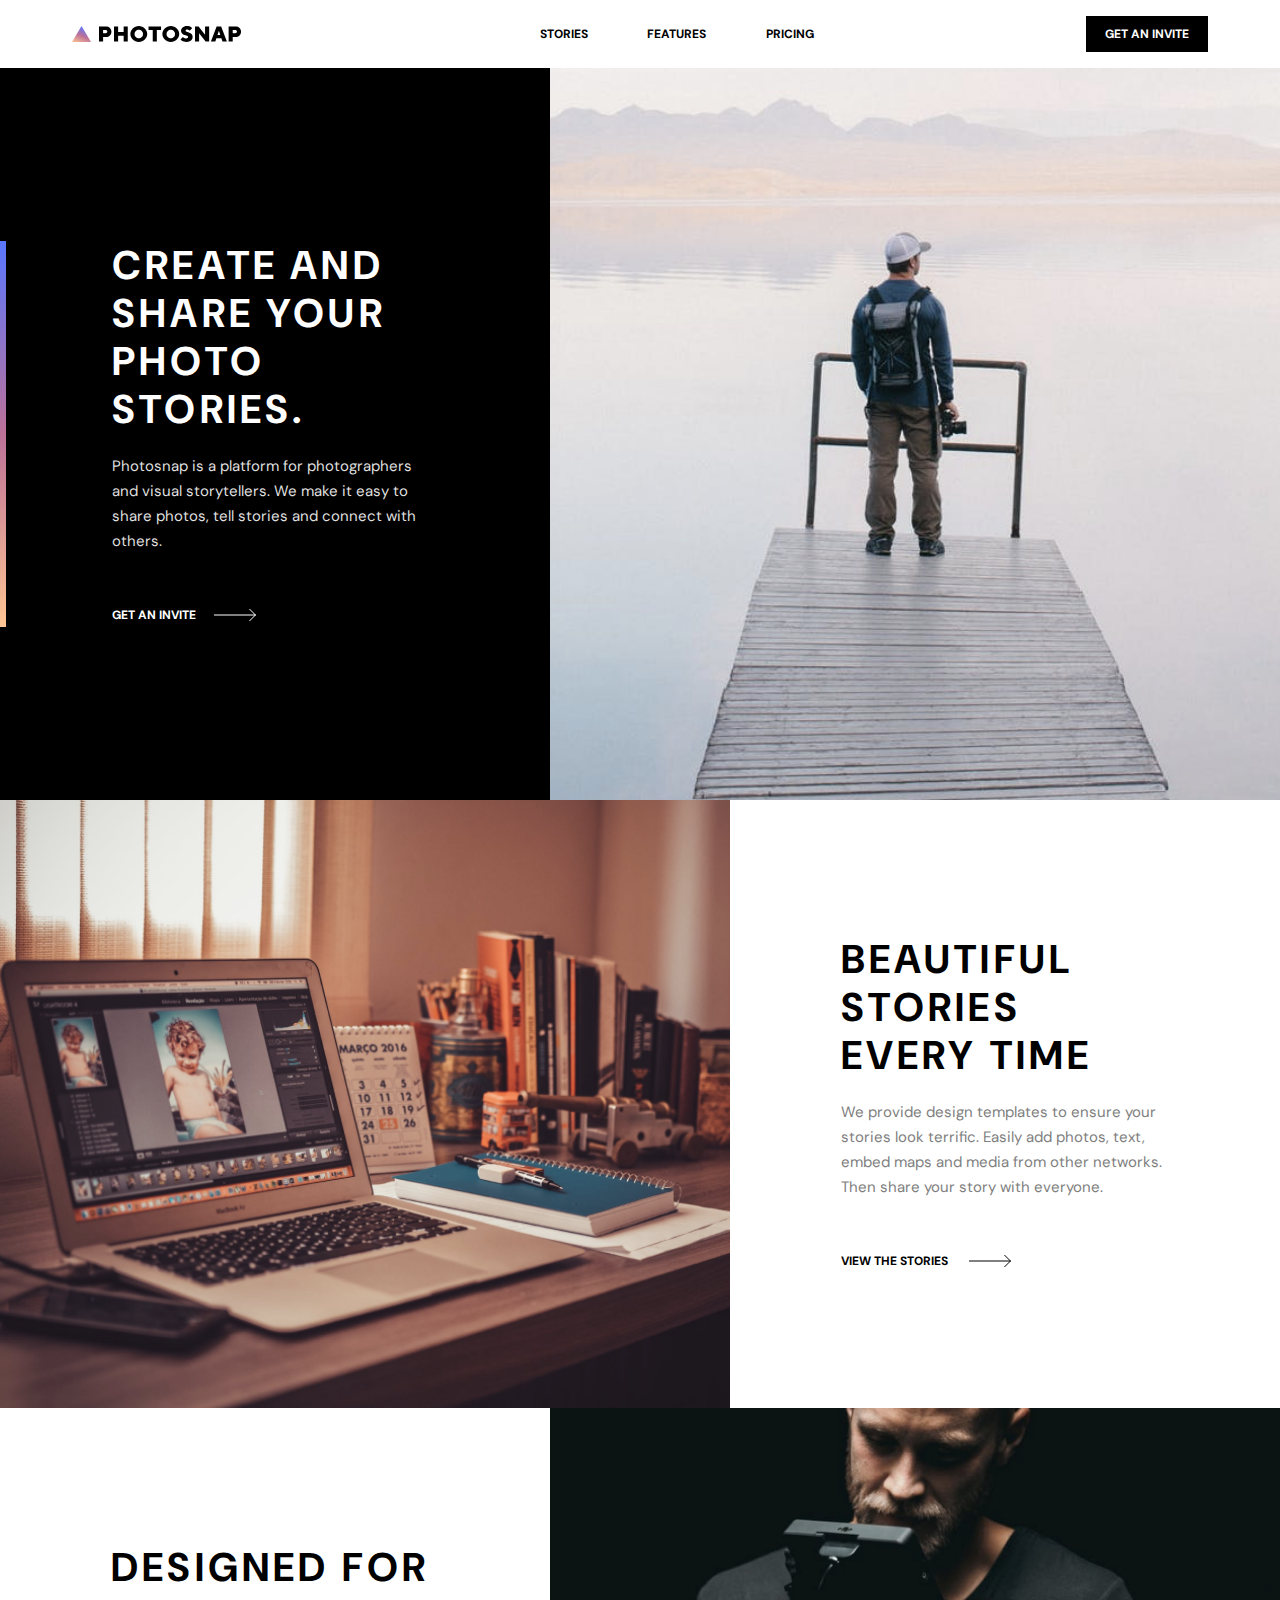
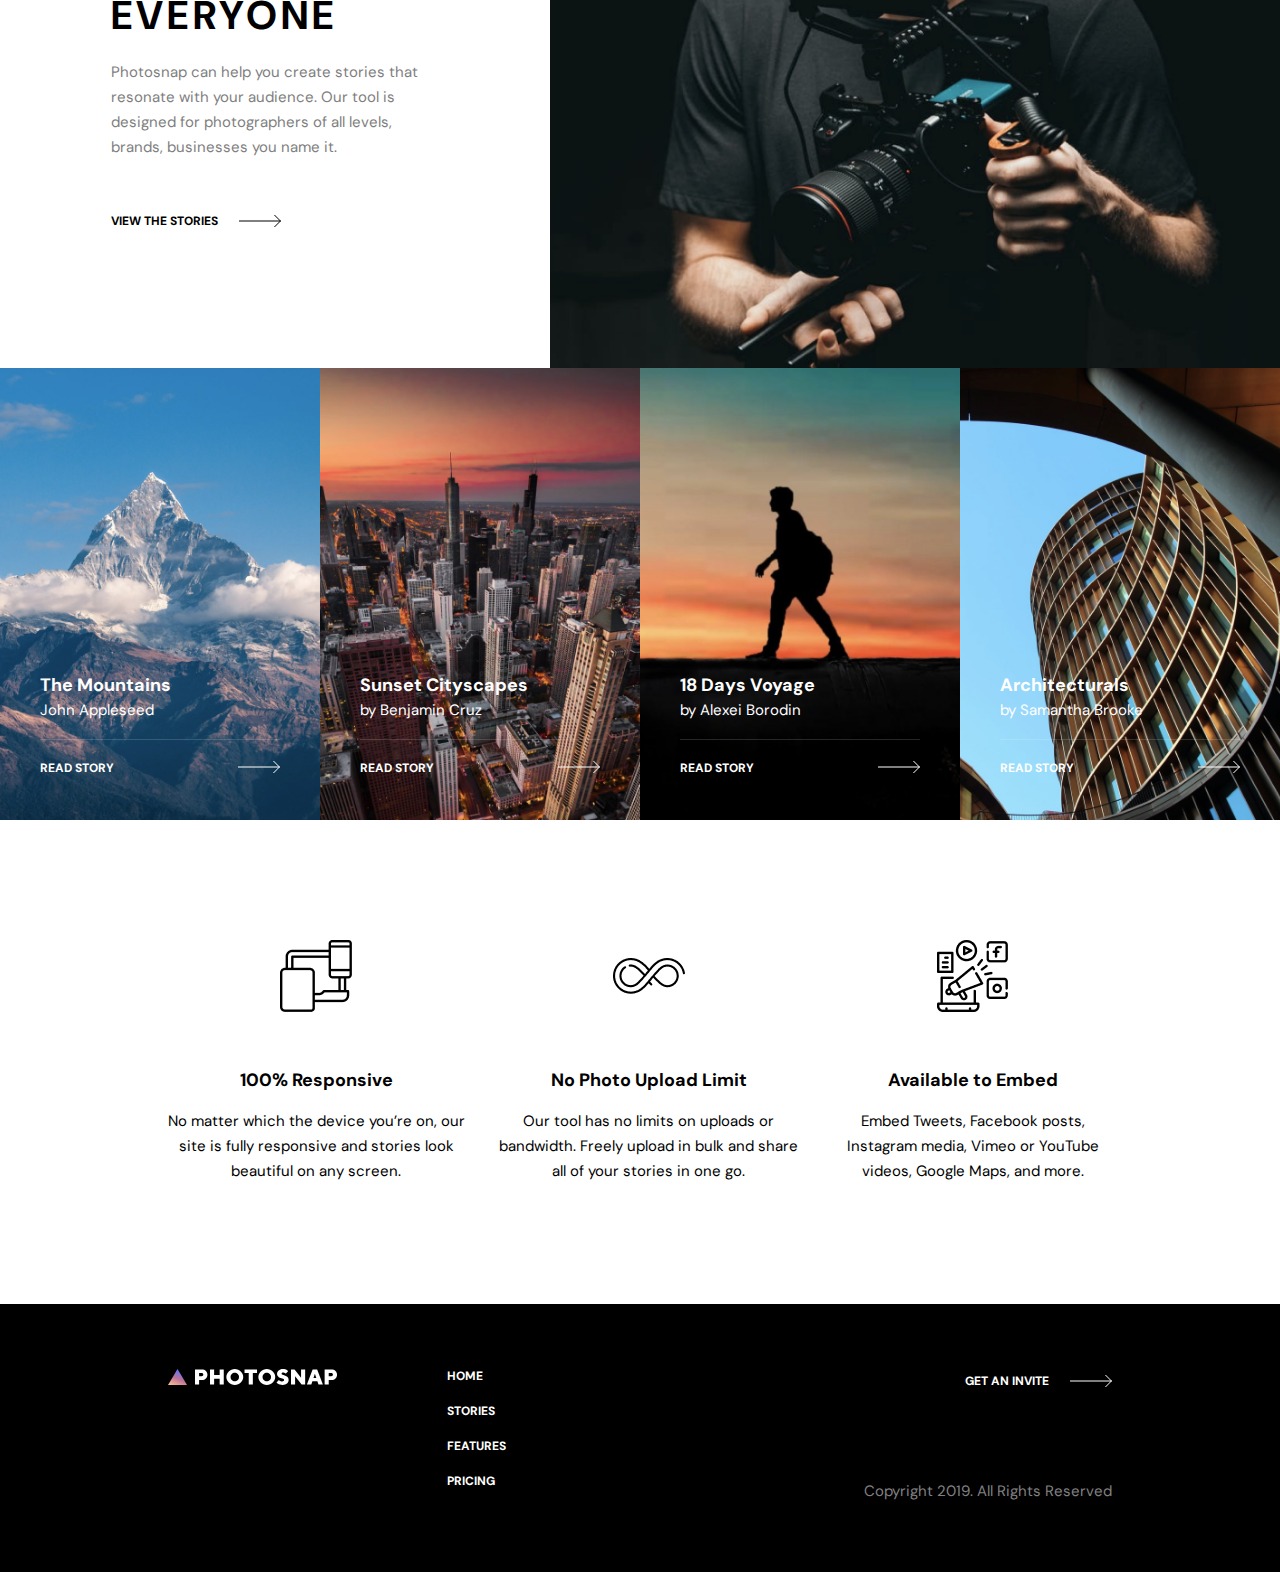
<file: index.html>
<!DOCTYPE html>
<html lang="en">
  <head>
    <meta charset="UTF-8" />
    <meta name="viewport" content="width=device-width, initial-scale=1.0" />
    <meta name="robots" content="index, follow" />
    <link rel="canonical" href="/index.html" />
    <link rel="preconnect" href="https://fonts.googleapis.com" />
    <link rel="preconnect" href="https://fonts.gstatic.com" crossorigin />
    <link
      href="https://fonts.googleapis.com/css2?family=DM+Sans:opsz,wght@9..40,400;9..40,700&display=swap"
      rel="stylesheet"
    />
    <link rel="icon" href="/assets/favicon.svg" type="image/svg+xml" />
    <link
      rel="stylesheet"
      href="https://cdnjs.cloudflare.com/ajax/libs/font-awesome/6.4.2/css/all.min.css"
      integrity="sha512-z3gLpd7yknf1YoNbCzqRKc4qyor8gaKU1qmn+CShxbuBusANI9QpRohGBreCFkKxLhei6S9CQXFEbbKuqLg0DA=="
      crossorigin="anonymous"
      referrerpolicy="no-referrer"
    />
    <link rel="stylesheet" href="/global-styles.css" />
    <link rel="stylesheet" href="/styles.css" />
    <script src="/script.js" defer></script>
    <script src="/app.js" defer></script>
    <title>Photosnap project</title>
  </head>
  <body>
    <div id="bg-mobile" class="mobile-bg"></div>
    <!-- mobile nav -->
    <aside id="aside-bg">
      <div class="nav-bar-wrap">
        <div class="mobile-nav">
          <div id="photosnap-logo">
            <a href="/index.html"
              ><img
                src="/assets/logo-photosnap-black.svg"
                alt="Photosnap logo image"
              />
            </a>
          </div>
          <div class="mobile-nav-btn">
            <img
              src="/assets/menu-button.svg"
              alt="Menu button"
              class="menu-btn"
            /><img
              src="/assets/escape-button.svg"
              alt="Close menu button"
              class="close-btn close-img"
            />
          </div>
        </div>
        <div id="mobile-bar" class="close-btn">
          <ul class="mobile-ul">
            <li><a href="/stories-page.html">Stories</a></li>
            <li><a href="/features-page.html">Features</a></li>
            <li><a href="/pricing-page.html">Pricing</a></li>
          </ul>
          <button class="mobile-btn">Get an invite</button>
        </div>
      </div>
    </aside>
    <!-- header -->
    <header class="nav-bar">
      <div id="photosnap-logo">
        <a href="/index.html"
          ><img
            src="/assets/logo-photosnap-black.svg"
            alt="Photosnap logo image"
          />
        </a>
      </div>
      <nav>
        <ul>
          <li><a href="/stories-page.html">Stories</a></li>
          <li><a href="/features-page.html">Features</a></li>
          <li><a href="/pricing-page.html">Pricing</a></li>
        </ul>
      </nav>
      <div class="nav-btn">
        <button>Get an invite</button>
      </div>
    </header>
    <main>
      <section class="first-section">
        <div class="bg-color">
          <div class="black-background">
            <h1>Create and share your photo stories.</h1>
            <p>
              Photosnap is a platform for photographers and visual storytellers.
              We make it easy to share photos, tell stories and connect with
              others.
            </p>
            <button>
              Get an invite<img
                src="/assets/btn-arrow-white.svg"
                alt="Button arrow"
                class="arrows"
              />
            </button>
          </div>
        </div>
        <div class="bg-images">
          <img
            src="/assets/photo-of-protographer-on-deck.png"
            alt="Photograph standing on deck"
          />
        </div>
      </section>
      <section class="hero-section">
        <div class="bg-images">
          <img
            src="/assets/photo-of-working-desk.png"
            alt="Working desk image"
          />
        </div>
        <div class="hero-bg">
          <div class="white-bg-hero">
            <h2>Beautiful stories every time</h2>
            <p>
              We provide design templates to ensure your stories look terrific.
              Easily add photos, text, embed maps and media from other networks.
              Then share your story with everyone.
            </p>
            <button>
              View the stories
              <img
                src="/assets/btn-arrow-black.svg"
                alt="Button arrow"
                class="arrows"
              />
            </button>
          </div>
        </div>
      </section>
      <section class="hero-section">
        <div class="hero-bg">
          <div class="white-bg-hero">
            <h2>Designed for everyone</h2>
            <p>
              Photosnap can help you create stories that resonate with your
              audience. Our tool is designed for photographers of all levels,
              brands, businesses you name it.
            </p>
            <button>
              View the stories
              <img
                src="/assets/btn-arrow-black.svg"
                alt="Button arrow"
                class="arrows"
              />
            </button>
          </div>
        </div>
        <div class="bg-images">
          <img
            src="/assets/photo-of-photographer.png"
            alt="Photograph using his apparatus"
          />
        </div>
      </section>
      <section>
        <article>
          <ul class="hero-slider">
            <li>
              <a href="#">
                <img
                  src="/assets/mountain-photo.png"
                  alt="Mountain photography"
                />
                <div class="story-author">
                  <h3>The Mountains</h3>
                  <p>John Appleseed</p>
                  <button>
                    Read story
                    <img
                      src="/assets/btn-arrow-white.svg"
                      alt="Button arrow"
                      class="arrows"
                    />
                  </button>
                </div>
              </a>
            </li>
            <li>
              <a href="#">
                <img src="/assets/city-photo.png" alt="Photography of city" />
                <div class="story-author">
                  <h3>Sunset Cityscapes</h3>
                  <p>by Benjamin Cruz</p>
                  <button>
                    Read story
                    <img
                      src="/assets/btn-arrow-white.svg"
                      alt="Button arrow"
                      class="arrows"
                    />
                  </button>
                </div>
              </a>
            </li>
            <li>
              <a href="#">
                <img
                  src="/assets/man-walking-photo.png"
                  alt="Photo of man who is walking on trail"
                />
                <div class="story-author">
                  <h3>18 Days Voyage</h3>
                  <p>by Alexei Borodin</p>
                  <button>
                    Read story
                    <img
                      src="/assets/btn-arrow-white.svg"
                      alt="Button arrow"
                      class="arrows"
                    />
                  </button>
                </div>
              </a>
            </li>
            <li>
              <a href="#">
                <img
                  src="/assets/photo-of-building.png"
                  alt="Photohraph of building by Samantha Brooke"
                />
                <div class="story-author">
                  <h3>Architecturals</h3>
                  <p>by Samantha Brooke</p>
                  <button>
                    Read story
                    <img
                      src="/assets/btn-arrow-white.svg"
                      alt="Button arrow"
                      class="arrows"
                    />
                  </button>
                </div>
              </a>
            </li>
          </ul>
        </article>
      </section>
      <section class="features-section">
        <div>
          <div class="feature-img">
            <img
              src="/assets/responsiveicon.png"
              alt="Icon representing responsivnes of websites."
            />
          </div>
          <h3>100% Responsive</h3>
          <p>
            No matter which the device you’re on, our site is fully responsive
            and stories look beautiful on any screen.
          </p>
        </div>
        <div>
          <div class="feature-img infinity">
            <img
              src="/assets/infinityicon.png"
              alt="Infinity icon representing no upload limits."
            />
          </div>
          <h3>No Photo Upload Limit</h3>
          <p>
            Our tool has no limits on uploads or bandwidth. Freely upload in
            bulk and share all of your stories in one go.
          </p>
        </div>
        <div>
          <div class="feature-img">
            <img
              src="/assets/advertisementicons.png"
              alt="Possibility to embed any media."
            />
          </div>
          <h3>Available to Embed</h3>
          <p>
            Embed Tweets, Facebook posts, Instagram media, Vimeo or YouTube
            videos, Google Maps, and more.
          </p>
        </div>
      </section>
    </main>
    <footer>
      <div class="footer-section">
        <div>
          <a href="#">
            <img
              src="/assets/logo-photosnap-white.svg"
              alt="Photosnap logo"
              class="footer-logo"
            />
          </a>
          <ul class="social-icons">
            <li>
              <a href="#"
                ><i class="fa-brands fa-square-facebook facebook"></i
              ></a>
            </li>
            <li>
              <a href="#"><i class="fa-brands fa-youtube youtube"></i></a>
            </li>
            <li>
              <a href="#"><i class="fa-brands fa-twitter twitter"></i></a>
            </li>
            <li>
              <a href="#"><i class="fa-brands fa-pinterest pinterest"></i></a>
            </li>
            <li>
              <a href="#"><i class="fa-brands fa-instagram instagram"></i></a>
            </li>
          </ul>
        </div>
        <ul class="footer-nav">
          <li>
            <a href="/index.html"><h4>Home</h4></a>
          </li>
          <li>
            <a href="/stories-page.html"><h4>Stories</h4></a>
          </li>
          <li>
            <a href="/features-page.html"><h4>Features</h4></a>
          </li>
          <li>
            <a href="pricing-page.html"><h4>Pricing</h4></a>
          </li>
        </ul>
      </div>
      <div>
        <button>
          Get an invite
          <img
            src="/assets/btn-arrow-white.svg"
            alt="Button arrow"
            class="arrows"
          />
        </button>
        <p>Copyright 2019. All Rights Reserved</p>
      </div>
    </footer>
  </body>
</html>
</file>
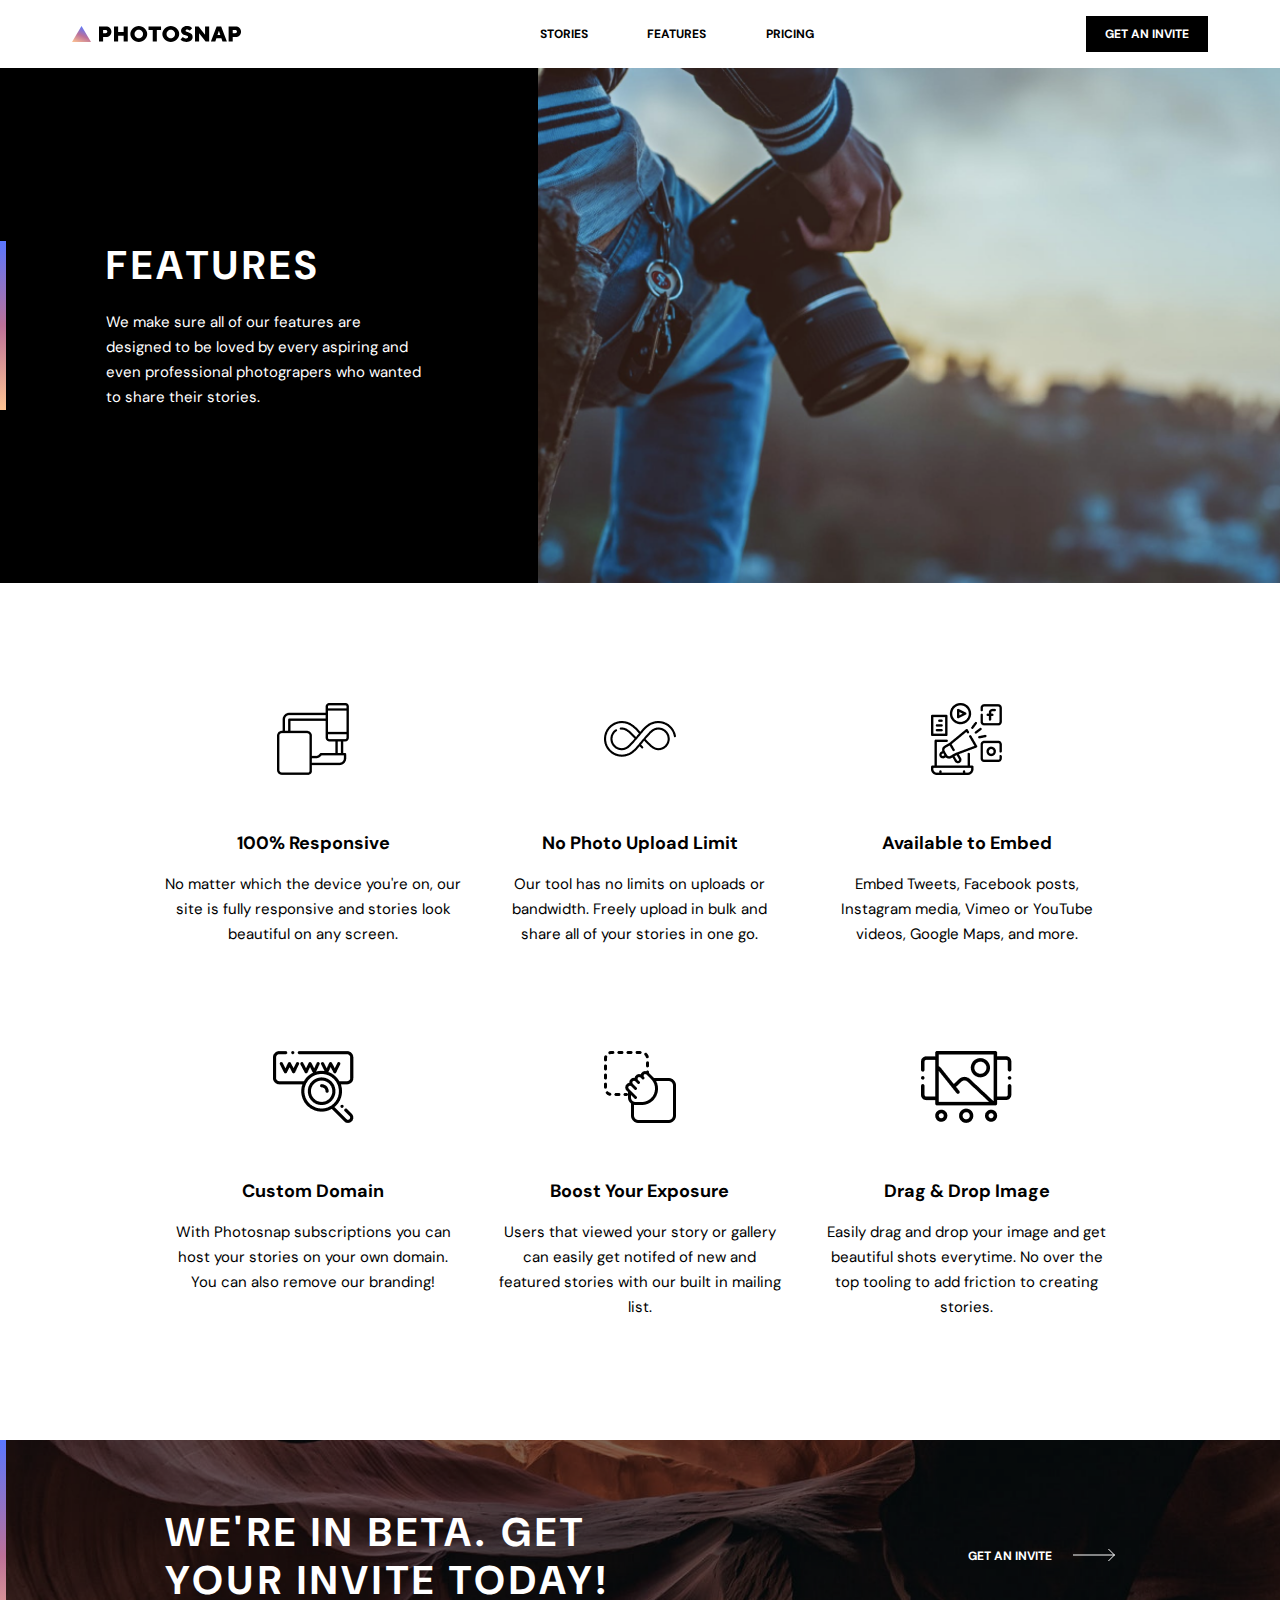
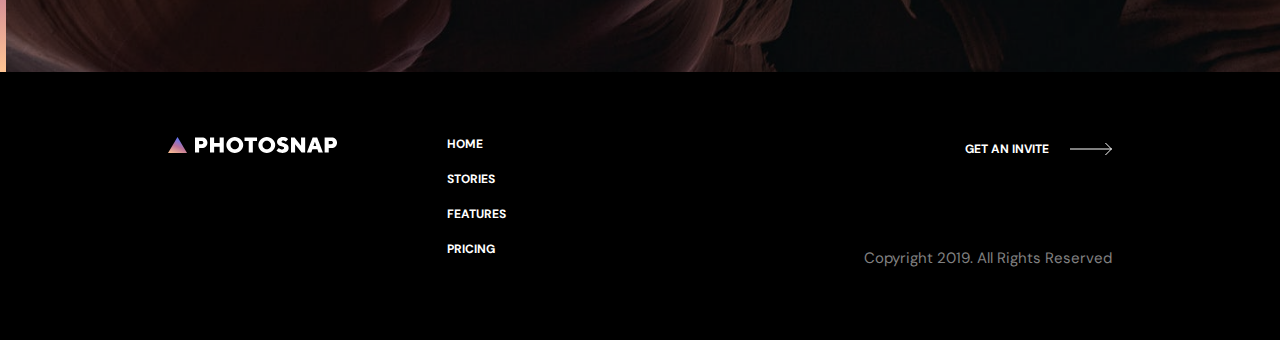
<file: features-page.html>
<!DOCTYPE html>
<html lang="en">
  <head>
    <meta charset="UTF-8" />
    <meta name="viewport" content="width=device-width, initial-scale=1.0" />
    <meta name="robots" content="index, follow" />
    <link rel="canonical" href="/features-page.html" />
    <link rel="preconnect" href="https://fonts.googleapis.com" />
    <link rel="preconnect" href="https://fonts.gstatic.com" crossorigin />
    <link
      href="https://fonts.googleapis.com/css2?family=DM+Sans:opsz,wght@9..40,400;9..40,700&display=swap"
      rel="stylesheet"
    />
    <link rel="icon" href="/assets/favicon.svg" type="image/svg+xml" />
    <link
      rel="stylesheet"
      href="https://cdnjs.cloudflare.com/ajax/libs/font-awesome/6.4.2/css/all.min.css"
      integrity="sha512-z3gLpd7yknf1YoNbCzqRKc4qyor8gaKU1qmn+CShxbuBusANI9QpRohGBreCFkKxLhei6S9CQXFEbbKuqLg0DA=="
      crossorigin="anonymous"
      referrerpolicy="no-referrer"
    />
    <link rel="stylesheet" href="/global-styles.css" />
    <link rel="stylesheet" href="/features.css" />
    <script src="/script.js" defer></script>
    <script src="/app.js" defer></script>
    <title>Features</title>
  </head>
  <body>
    <div id="bg-mobile" class="mobile-bg"></div>
    <!-- mobile nav -->
    <!-- mobile nav -->
    <aside id="aside-bg">
      <div class="nav-bar-wrap">
        <div class="mobile-nav">
          <div id="photosnap-logo">
            <a href="/index.html"
              ><img
                src="/assets/logo-photosnap-black.svg"
                alt="Photosnap logo image"
              />
            </a>
          </div>
          <div class="mobile-nav-btn">
            <img
              src="/assets/menu-button.svg"
              alt="Menu button"
              class="menu-btn"
            /><img
              src="/assets/escape-button.svg"
              alt="Close menu button"
              class="close-btn close-img"
            />
          </div>
        </div>
        <div id="mobile-bar" class="close-btn">
          <ul class="mobile-ul">
            <li><a href="/stories-page.html">Stories</a></li>
            <li><a href="/features-page.html">Features</a></li>
            <li><a href="/pricing-page.html">Pricing</a></li>
          </ul>
          <button class="mobile-btn">Get an invite</button>
        </div>
      </div>
    </aside>
    <!-- header -->
    <header class="nav-bar">
      <div id="photosnap-logo">
        <a href="/index.html"
          ><img
            src="/assets/logo-photosnap-black.svg"
            alt="Photosnap logo image"
          />
        </a>
      </div>
      <nav>
        <ul>
          <li><a href="/stories-page.html">Stories</a></li>
          <li><a href="/features-page.html">Features</a></li>
          <li><a href="/pricing-page.html">Pricing</a></li>
        </ul>
      </nav>
      <div class="nav-btn">
        <button>Get an invite</button>
      </div>
    </header>
    <main>
      <!-- background-section -->
      <section>
        <div class="wrapper-bg">
          <div class="features-bg-text">
            <div class="feat">
              <h1>Features</h1>
              <p>
                We make sure all of our features are designed to be loved by
                every aspiring and even professional photograpers who wanted to
                share their stories.
              </p>
            </div>
          </div>
          <div class="img-bg">
            <img
              src="/assets/features-page-background-image-of-photohrapher.png"
              alt="Image of photographer holding camera"
            />
          </div>
        </div>
      </section>
      <!-- features section -->
      <section class="features-section">
        <div>
          <div class="feature-img">
            <img
              src="/assets/responsiveicon.png"
              alt="Icon representing responsivnes of websites."
            />
          </div>
          <h3>100% Responsive</h3>
          <p>
            No matter which the device you're on, our site is fully responsive
            and stories look beautiful on any screen.
          </p>
        </div>
        <div>
          <div class="feature-img infinity">
            <img
              src="/assets/infinityicon.png"
              alt="Infinity icon representing no upload limits."
            />
          </div>
          <h3>No Photo Upload Limit</h3>
          <p>
            Our tool has no limits on uploads or bandwidth. Freely upload in
            bulk and share all of your stories in one go.
          </p>
        </div>
        <div>
          <div class="feature-img">
            <img
              src="/assets/advertisementicons.png"
              alt="Possibility to embed any media."
            />
          </div>
          <h3>Available to Embed</h3>
          <p>
            Embed Tweets, Facebook posts, Instagram media, Vimeo or YouTube
            videos, Google Maps, and more.
          </p>
        </div>
        <div>
          <div class="feature-img">
            <img
              src="/assets/custom-domain-icon.png"
              alt="Icon representing custom domain"
            />
          </div>
          <h3>Custom Domain</h3>
          <p>
            With Photosnap subscriptions you can host your stories on your own
            domain. You can also remove our branding!
          </p>
        </div>
        <div>
          <div class="feature-img">
            <img
              src="/assets/boost-exposure-icon.png"
              alt="Boost your exposure icon"
            />
          </div>
          <h3>Boost Your Exposure</h3>
          <p>
            Users that viewed your story or gallery can easily get notifed of
            new and featured stories with our built in mailing list.
          </p>
        </div>
        <div>
          <div class="feature-img">
            <img src="/assets/slider-icon.png" alt="Slider icon" />
          </div>
          <h3>Drag & Drop Image</h3>
          <p>
            Easily drag and drop your image and get beautiful shots everytime.
            No over the top tooling to add friction to creating stories.
          </p>
        </div>
      </section>
      <section class="prefooter">
        <div>
          <h1>We're in beta. Get your invite today!</h1>
        </div>
        <div class="btn-pref">
          <button>
            Get an invite
            <img
              src="/assets/btn-arrow-white.svg"
              alt="White arrow"
              class="arrows"
            />
          </button>
        </div>
      </section>
    </main>
    <footer>
      <div class="footer-section">
        <div>
          <a href="#">
            <img src=/assets/logo-photosnap-white.svg alt="Photosnap logo"
            class="footer-logo" />
          </a>
          <ul class="social-icons">
            <li>
              <a href="#"
                ><i class="fa-brands fa-square-facebook facebook"></i
              ></a>
            </li>
            <li>
              <a href="#"><i class="fa-brands fa-youtube youtube"></i></a>
            </li>
            <li>
              <a href="#"><i class="fa-brands fa-twitter twitter"></i></a>
            </li>
            <li>
              <a href="#"><i class="fa-brands fa-pinterest pinterest"></i></a>
            </li>
            <li>
              <a href="#"><i class="fa-brands fa-instagram instagram"></i></a>
            </li>
          </ul>
        </div>
        <ul class="footer-nav">
          <li>
            <a href="/index.html"><h4>Home</h4></a>
          </li>
          <li>
            <a href="/stories-page.html"><h4>Stories</h4></a>
          </li>
          <li>
            <a href="/features-page.html"><h4>Features</h4></a>
          </li>
          <li>
            <a href="/pricing-page.html"><h4>Pricing</h4></a>
          </li>
        </ul>
      </div>
      <div>
        <button>
          Get an invite
          <img
            src="/assets/btn-arrow-white.svg"
            alt="Button arrow"
            class="arrows"
          />
        </button>
        <p>Copyright 2019. All Rights Reserved</p>
      </div>
    </footer>
  </body>
</html>
</file>
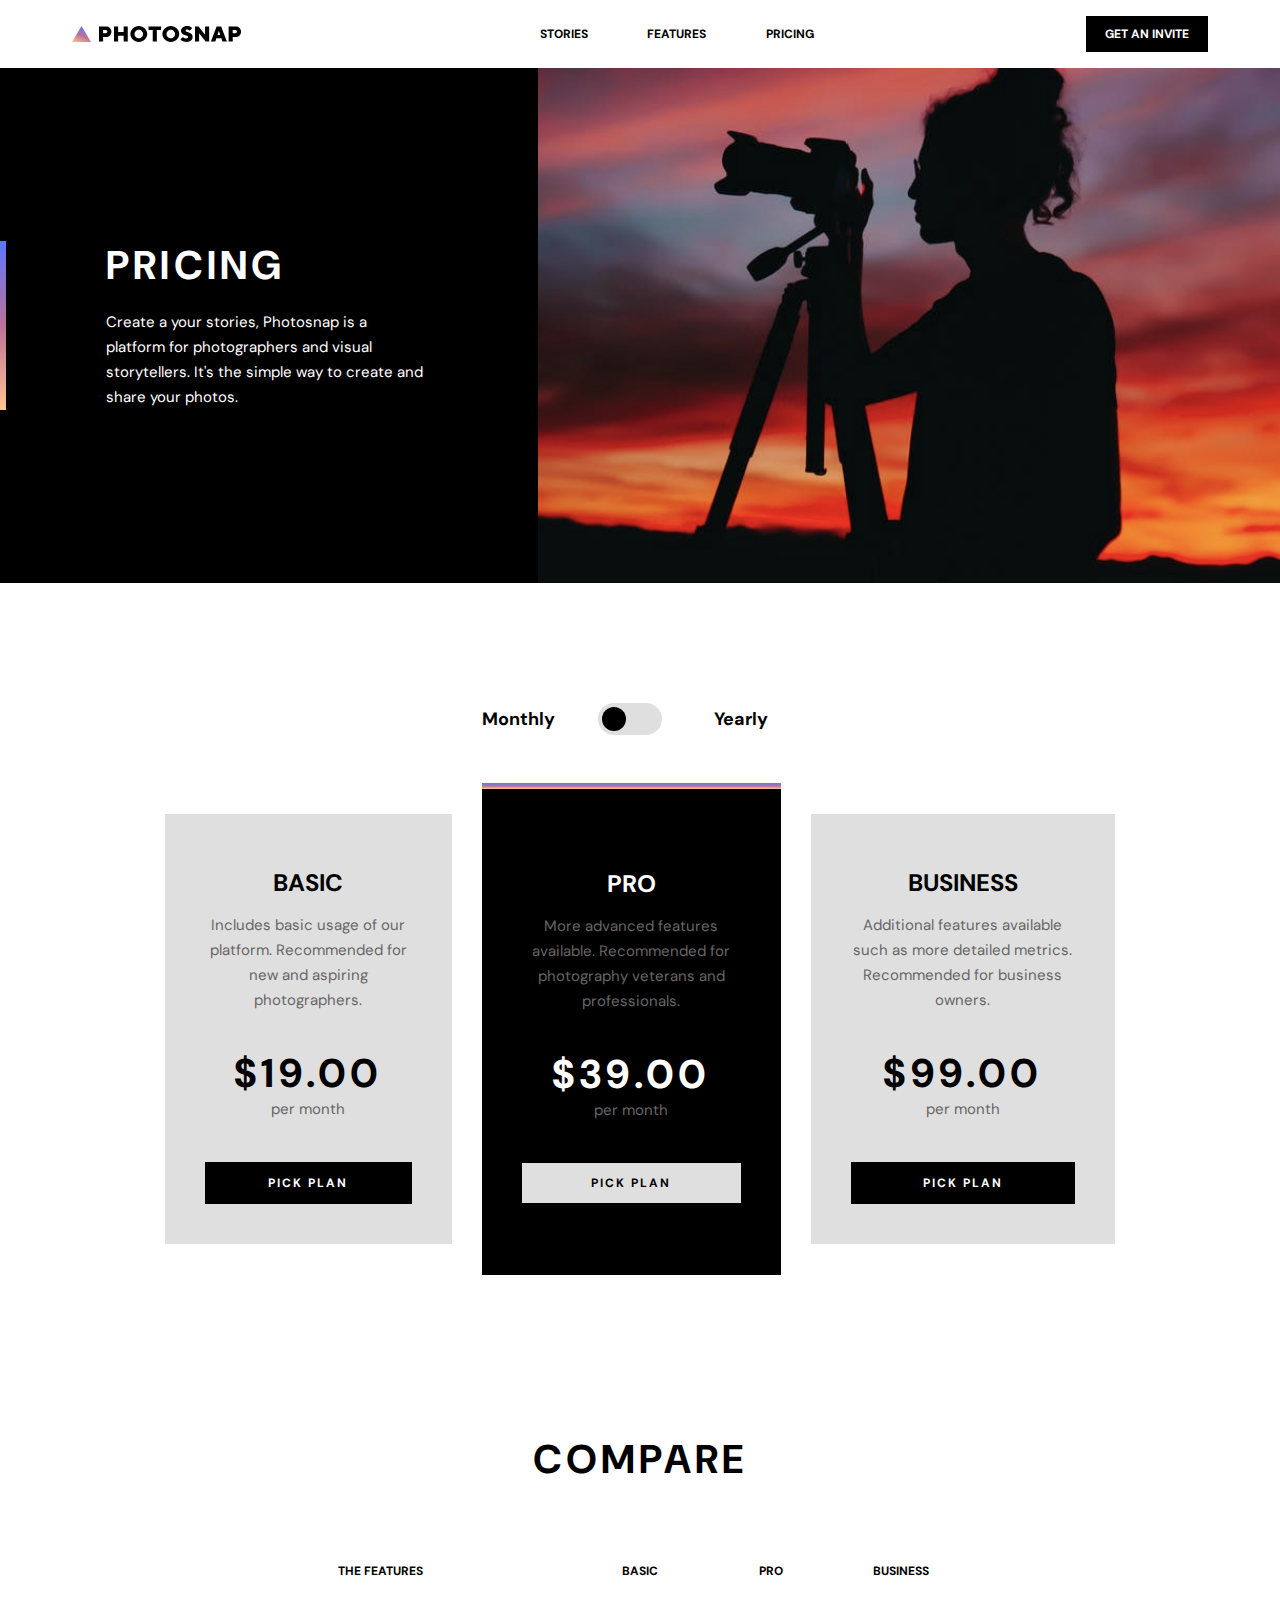
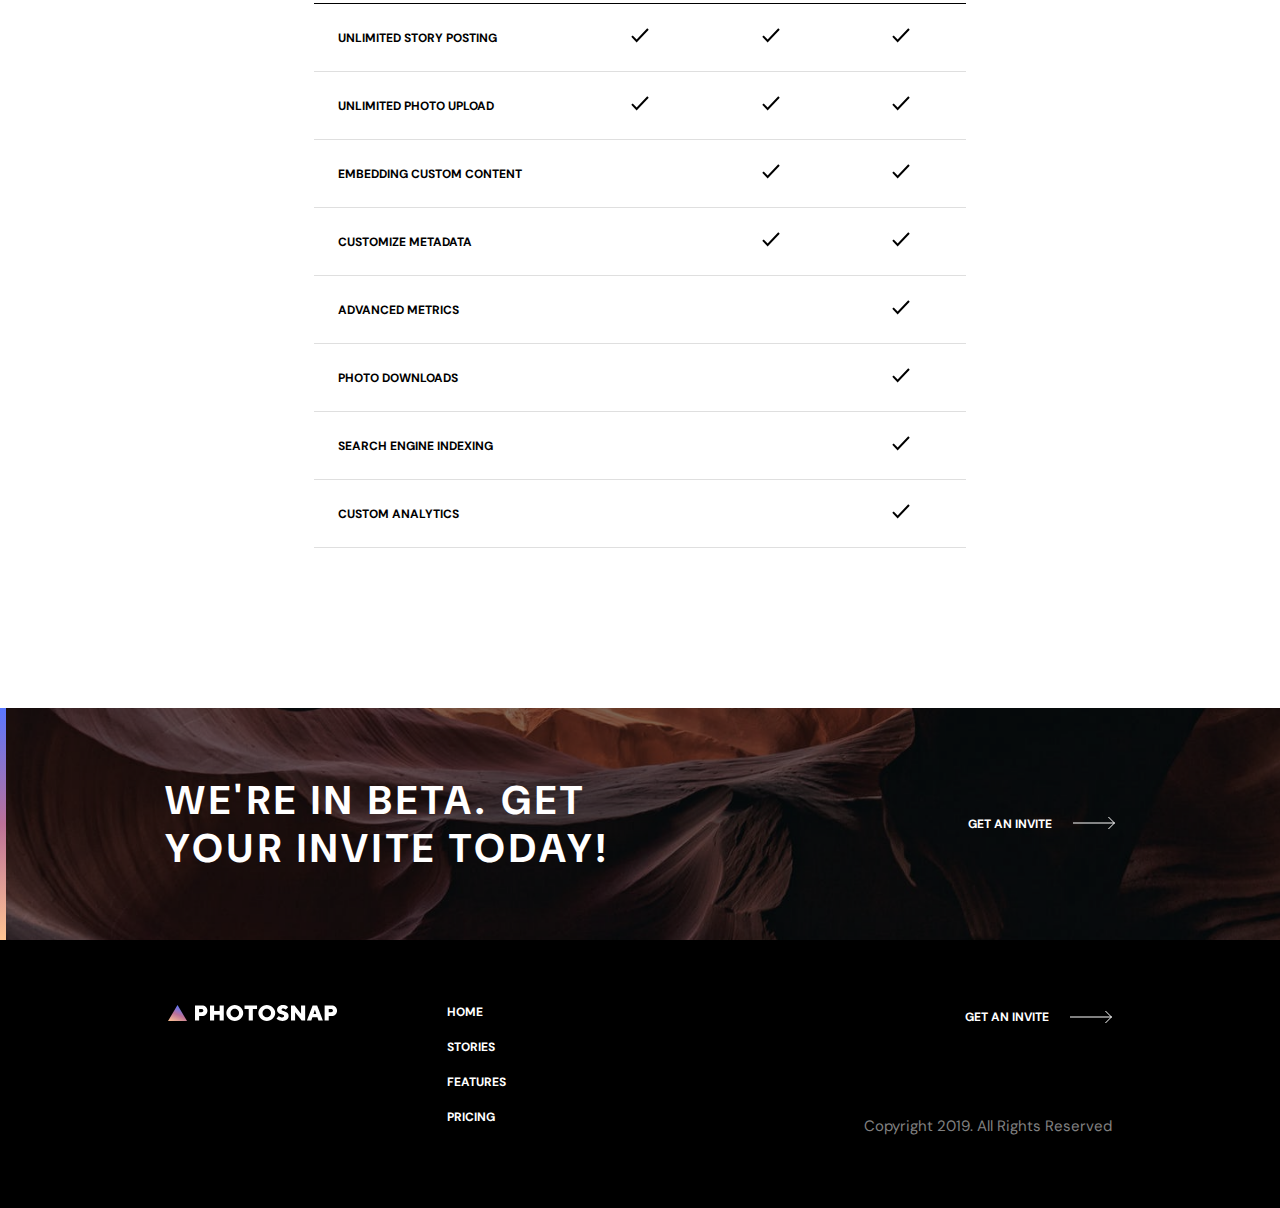
<file: pricing-page.html>
<!DOCTYPE html>
<html lang="en">
  <head>
    <meta charset="UTF-8" />
    <meta name="viewport" content="width=device-width, initial-scale=1.0" />
    <meta name="robots" content="index, follow" />
    <link rel="canonical" href="/pricing-page.html" />
    <link rel="preconnect" href="https://fonts.googleapis.com" />
    <link rel="preconnect" href="https://fonts.gstatic.com" crossorigin />
    <link
      href="https://fonts.googleapis.com/css2?family=DM+Sans:opsz,wght@9..40,400;9..40,700&display=swap"
      rel="stylesheet"
    />
    <link rel="icon" href="/assets/favicon.svg" type="image/svg+xml" />
    <link
      rel="stylesheet"
      href="https://cdnjs.cloudflare.com/ajax/libs/font-awesome/6.4.2/css/all.min.css"
      integrity="sha512-z3gLpd7yknf1YoNbCzqRKc4qyor8gaKU1qmn+CShxbuBusANI9QpRohGBreCFkKxLhei6S9CQXFEbbKuqLg0DA=="
      crossorigin="anonymous"
      referrerpolicy="no-referrer"
    />
    <link rel="stylesheet" href="/global-styles.css" />
    <link rel="stylesheet" href="/pricing.css" />
    <script src="/pricing.js" defer></script>
    <script src="/script.js" defer></script>
    <script src="/app.js" defer></script>
    <title>Pricing</title>
  </head>
  <body>
    <div id="bg-mobile" class="mobile-bg"></div>
    <!-- mobile nav -->
    <aside id="aside-bg">
      <div class="nav-bar-wrap">
        <div class="mobile-nav">
          <div id="photosnap-logo">
            <a href="/index.html"
              ><img
                src="/assets/logo-photosnap-black.svg"
                alt="Photosnap logo image"
              />
            </a>
          </div>
          <div class="mobile-nav-btn">
            <img
              src="/assets/menu-button.svg"
              alt="Menu button"
              class="menu-btn"
            /><img
              src="./assets/escape-button.svg"
              alt="Close menu button"
              class="close-btn close-img"
            />
          </div>
        </div>
        <div id="mobile-bar" class="close-btn">
          <ul class="mobile-ul">
            <li><a href="/stories-page.html">Stories</a></li>
            <li><a href="/features-page.html">Features</a></li>
            <li><a href="/pricing-page.html">Pricing</a></li>
          </ul>
          <button class="mobile-btn">Get an invite</button>
        </div>
      </div>
    </aside>
    <!-- header -->
    <header class="nav-bar">
      <div id="photosnap-logo">
        <a href="/index.html"
          ><img
            src="/assets/logo-photosnap-black.svg"
            alt="Photosnap logo image"
          />
        </a>
      </div>
      <nav>
        <ul>
          <li><a href="/stories-page.html">Stories</a></li>
          <li><a href="/features-page.html">Features</a></li>
          <li><a href="/pricing-page.html">Pricing</a></li>
        </ul>
      </nav>
      <div class="nav-btn">
      <button>Get an invite</button>
    </div>
    </header>
    <!-- background-section -->
    <section>
      <div class="wrapper-bg">
        <div class="features-bg-text">
          <div class="feat">
            <h1>Pricing</h1>
            <p>
              Create a your stories, Photosnap is a platform for photographers
              and visual storytellers. It's the simple way to create and share
              your photos.
            </p>
          </div>
        </div>
        <div class="img-bg">
          <img
            src="/assets/pricing-background-photo.png"
            alt="Image of photographer holding camera in the dark."
          />
        </div>
      </div>
    </section>
    <!-- pricing -yearly -monthly -->
    <section>
      <div class="pricing-slide">
      <div class="price-wrap">
        <p>Monthly</p>
        <div class="pricing-btn">
            <div class="btn-slide">
                <div class="btn-circle"></div>
            </div>
        </div>
        <p>Yearly</p>
      </div>
    </div>
      <div>
      <div class="price-cards">
        <div>
          <div class="card-text">
          <h2>Basic</h2>
          <p>
            Includes basic usage of our platform. Recommended for new and
            aspiring photographers.
          </p>
          <p class="price absolute">$19.00</p>
          <p class="absolute">per month</p>
          <button>Pick plan</button>
        </div>
      </div>
        <div class="highlight">
        <div class="card-text">
          <h2>Pro</h2>
          <p>
            More advanced features available. Recommended for photography
            veterans and professionals.
          </p>
          <p class="price white absolute">$39.00</p>
          <p class="absolute">per month</p>
          <button>Pick plan</button>
        </div>
      </div>
      <div>
        <div class="card-text">
          <h2>Business</h2>
          <p>
            Additional features available such as more detailed metrics.
            Recommended for business owners.
          </p>
          <p class="price absolute">$99.00</p>
          <p class="absolute">per month</p>
          <button>Pick plan</button>
        </div>
      </div>
      </div>
      <h2 class="compare">Compare</h2>
      <table class="table-desktop">
        <thead>
        <tr>
            <th>
                THE FEATURES
            </th>
            <th>
                BASIC
            </th>
            <th>
                PRO
            </th>
            <th>
                BUSINESS
            </th>
    </thead>
    <tbody>
    </tr>
        <tr>
          <td>UNLIMITED STORY POSTING</td>
          <td><img src="/assets/correct-icon.svg" alt="Correct icon" /></td>
          <td><img src="/assets/correct-icon.svg" alt="Correct icon" /></td>
          <td><img src="/assets/correct-icon.svg" alt="Correct icon" /></td>
        </tr>
        <tr>
          <td>UNLIMITED PHOTO UPLOAD</td>
          <td><img src="/assets/correct-icon.svg" alt="Correct icon" /></td>
          <td><img src="/assets/correct-icon.svg" alt="Correct icon" /></td>
          <td><img src="/assets/correct-icon.svg" alt="Correct icon" /></td>
        </tr>
        <tr>
          <td>EMBEDDING CUSTOM CONTENT</td>
          <td></td>
          <td><img src="/assets/correct-icon.svg" alt="Correct icon" /></td>
          <td><img src="/assets/correct-icon.svg" alt="Correct icon" /></td>
        </tr>
        <tr>
          <td>CUSTOMIZE METADATA</td>
          <td></td>
          <td><img src="/assets/correct-icon.svg" alt="Correct icon" /></td>
          <td><img src="/assets/correct-icon.svg" alt="Correct icon" /></td>
        </tr>
        <tr>
          <td>ADVANCED METRICS</td>
          <td></td>
          <td></td>
          <td><img src="/assets/correct-icon.svg" alt="Correct icon" /></td>
        </tr>
        <tr>
          <td>PHOTO DOWNLOADS</td>
          <td></td>
          <td></td>
          <td><img src="/assets/correct-icon.svg" alt="Correct icon" /></td>
        </tr>
        <tr>
          <td>SEARCH ENGINE INDEXING</td>
          <td></td>
          <td></td>
          <td><img src="/assets/correct-icon.svg" alt="Correct icon" /></td>
        </tr>
        <tr>
          <td>CUSTOM ANALYTICS</td>
          <td></td>
          <td></td>
          <td><img src="/assets/correct-icon.svg" alt="Correct icon" /></td>
        </tr>
    </tbody>
      </table>

      <!-- mobile table version -->

      <table class="mobile-table">
        <tr>
          <th colspan="3" class="first-row-heading">THE FEATURES</th>
        </tr>
        <tr>
          <th colspan="3">UNLIMITED STORY POSTING</th>
        </tr>
        <tr class="td-rows">
          <td>BASIC</td>
          <td>PRO</td>
          <td>BUSINESS</td>
        </tr>
        <tr class="correct-rows">
          <td><img src="/assets/correct-icon.svg" alt="Correct icon" /></td>
          <td><img src="/assets/correct-icon.svg" alt="Correct icon" /></td>
          <td><img src="/assets/correct-icon.svg" alt="Correct icon" /></td>
        </tr>
        <tr>
          <th colspan="3">UNLIMITED PHOTO UPLOAD</th>
        </tr>
        <tr class="td-rows">
          <td>BASIC</td>
          <td>PRO</td>
          <td>BUSINESS</td>
        </tr>
        <tr class="correct-rows">
          <td><img src="/assets/correct-icon.svg" alt="Correct icon" /></td>
          <td><img src="/assets/correct-icon.svg" alt="Correct icon" /></td>
          <td><img src="/assets/correct-icon.svg" alt="Correct icon" /></td>
        </tr>
        <tr>
          <th colspan="3">EMBEDDING CUSTOM CONTENT</th>
        </tr>
        <tr class="td-rows">
          <td>BASIC</td>
          <td>PRO</td>
          <td>BUSINESS</td>
        </tr>
        <tr class="correct-rows">
          <td></td>
          <td><img src="/assets/correct-icon.svg" alt="Correct icon" /></td>
          <td><img src="/assets/correct-icon.svg" alt="Correct icon" /></td>
        </tr>
        <tr>
          <th colspan="3">CUSTOMIZE METADATA</th>
        </tr>
        <tr class="td-rows">
          <td>BASIC</td>
          <td>PRO</td>
          <td>BUSINESS</td>
        </tr>
        <tr class="correct-rows">
          <td></td>
          <td><img src="/assets/correct-icon.svg" alt="Correct icon" /></td>
          <td><img src="/assets/correct-icon.svg" alt="Correct icon" /></td>
        </tr>
        <tr>
          <th colspan="3">ADVANCED METRICS</th>
        </tr>
        <tr class="td-rows">
          <td>BASIC</td>
          <td>PRO</td>
          <td>BUSINESS</td>
        </tr>
        <tr class="correct-rows">
          <td></td>
          <td></td>
          <td><img src="/assets/correct-icon.svg" alt="Correct icon" /></td>
        </tr>
        <tr>
          <th colspan="3">PHOTO DOWNLOADS</th>
        </tr>
        <tr class="td-rows">
          <td>BASIC</td>
          <td>PRO</td>
          <td>BUSINESS</td>
        </tr>
        <tr class="correct-rows">
          <td></td>
          <td></td>
          <td><img src="/assets/correct-icon.svg" alt="Correct icon" /></td>
        </tr>
        <tr>
          <th colspan="3">SEARCH ENGINE INDEXING</th>
        </tr>
        <tr class="td-rows">
          <td>BASIC</td>
          <td>PRO</td>
          <td>BUSINESS</td>
        </tr>
        <tr class="correct-rows">
          <td></td>
          <td></td>
          <td><img src="/assets/correct-icon.svg" alt="Correct icon" /></td>
        </tr>
        <tr>
          <th colspan="3">CUSTOM ANALYTICS</th>
        </tr>
        <tr class="td-rows">
          <td>BASIC</td>
          <td>PRO</td>
          <td>BUSINESS</td>
        </tr>
        <tr class="correct-rows">
          <td></td>
          <td></td>
          <td><img src="/assets/correct-icon.svg" alt="Correct icon" /></td>
        </tr>
      </table>

    </section>
    <section class="prefooter">
      <div>
        <h1>We're in beta. Get your invite today!</h1>
      </div>
      <div class="btn-pref">
        <button>
          Get an invite
          <img
            src="/assets/btn-arrow-white.svg"
            alt="White arrow"
            class="arrows"
          />
        </button>
      </div>
    </section>

    <footer>
      <div class="footer-section">
        <div>
          <a href="#">
            <img
              src="/assets/logo-photosnap-white.svg"
              alt="Photosnap logo"
              class="footer-logo"
            />
          </a>
          <ul class="social-icons">
            <li>
              <a href="#"
                ><i class="fa-brands fa-square-facebook facebook"></i
              ></a>
            </li>
            <li>
              <a href="#"><i class="fa-brands fa-youtube youtube"></i></a>
            </li>
            <li>
              <a href="#"><i class="fa-brands fa-twitter twitter"></i></a>
            </li>
            <li>
              <a href="#"><i class="fa-brands fa-pinterest pinterest"></i></a>
            </li>
            <li>
              <a href="#"><i class="fa-brands fa-instagram instagram"></i></a>
            </li>
          </ul>
        </div>
        <ul class="footer-nav">
          <li>
            <a href="/index.html"><h4>Home</h4></a>
          </li>
          <li>
            <a href="/stories-page.html"><h4>Stories</h4></a>
          </li>
          <li>
            <a href="/features-page.html"><h4>Features</h4></a>
          </li>
          <li>
            <a href="/pricing-page.html"><h4>Pricing</h4></a>
          </li>
        </ul>
      </div>
      <div>
        <button>
          Get an invite
          <img
            src="/assets/btn-arrow-white.svg"
            alt="Button arrow"
            class="arrows"
          />
        </button>
        <p>Copyright 2019. All Rights Reserved</p>
      </div>
    </footer>
  </body>
</html>
</file>
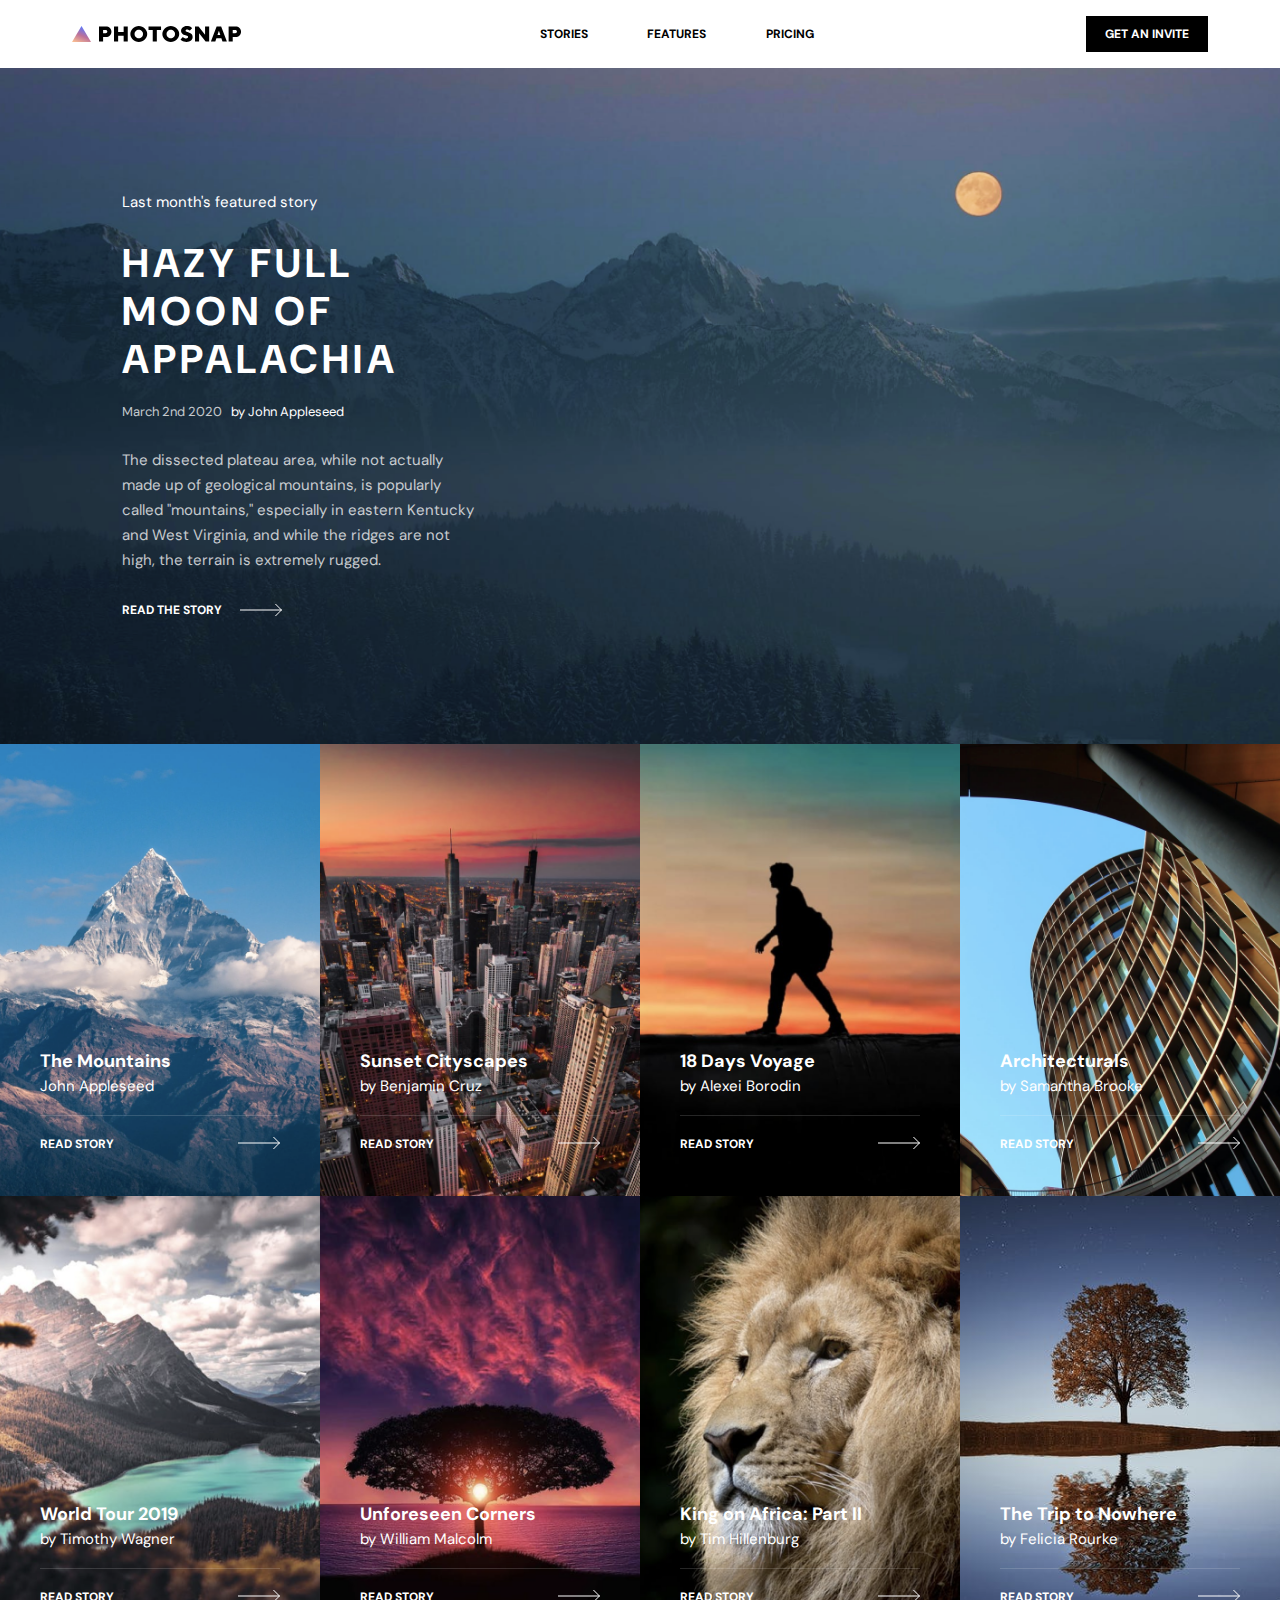
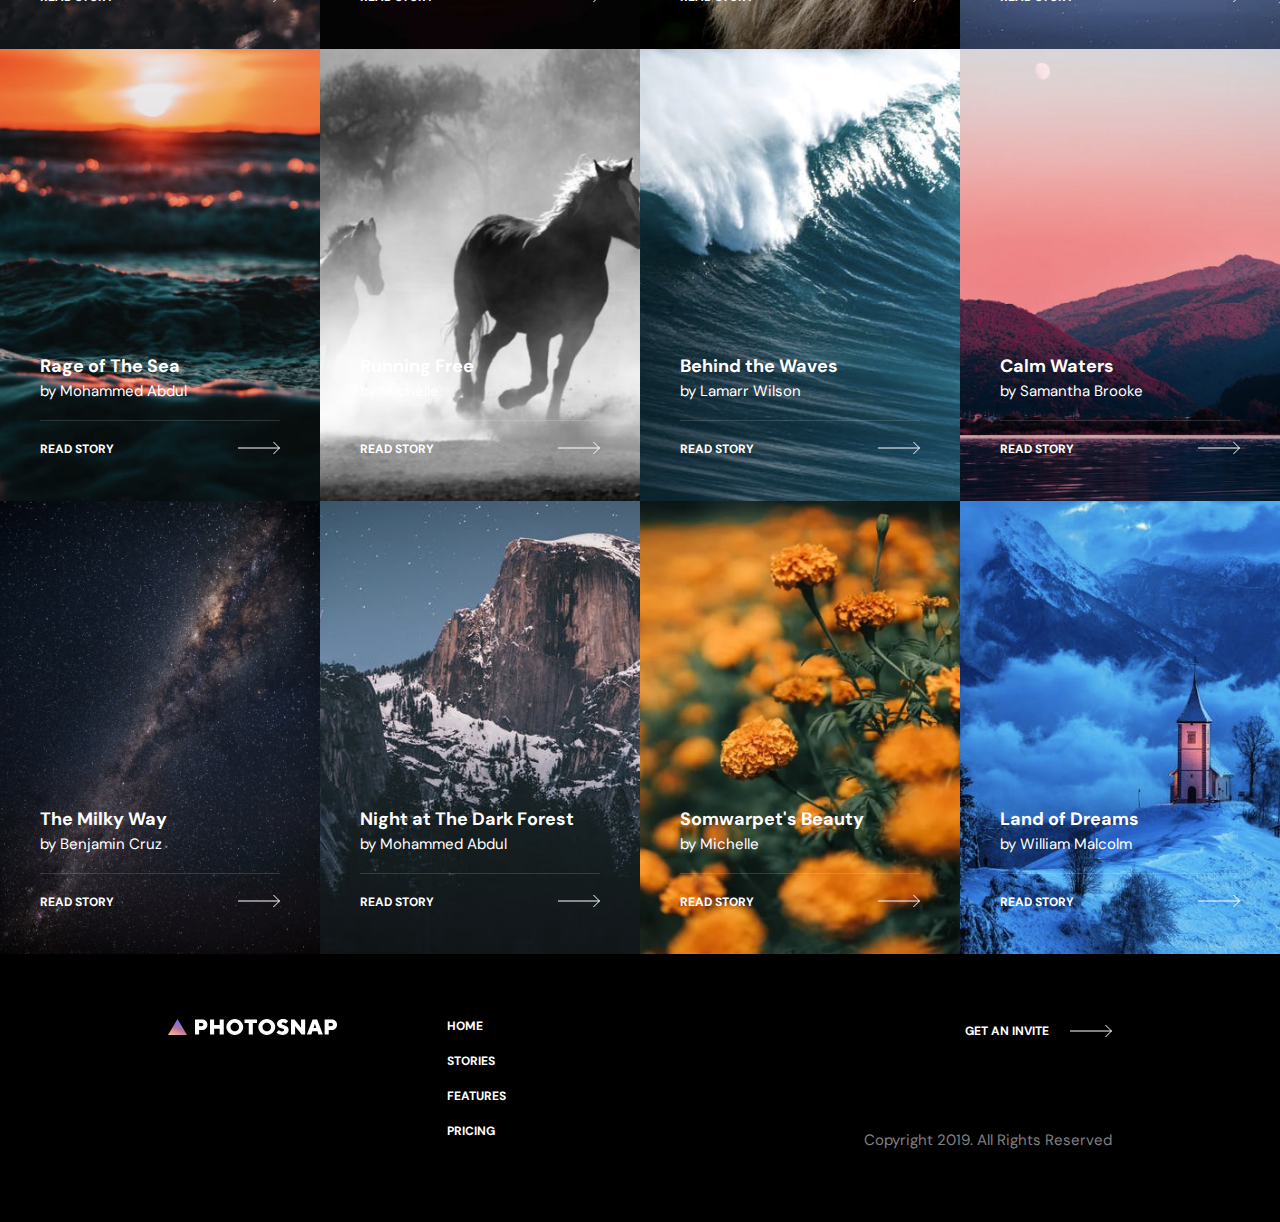
<file: stories-page.html>
<!DOCTYPE html>
<html lang="en">
  <head>
    <meta charset="UTF-8" />
    <meta name="viewport" content="width=device-width, initial-scale=1.0" />
    <meta name="robots" content="index, follow" />
    <link rel="canonical" href="/stories-page.html" />
    <link rel="preconnect" href="https://fonts.googleapis.com" />
    <link rel="preconnect" href="https://fonts.gstatic.com" crossorigin />
    <link
      href="https://fonts.googleapis.com/css2?family=DM+Sans:opsz,wght@9..40,400;9..40,700&display=swap"
      rel="stylesheet"
    />
    <link rel="icon" href="/assets/favicon.svg" type="image/svg+xml" />
    <link
      rel="stylesheet"
      href="https://cdnjs.cloudflare.com/ajax/libs/font-awesome/6.4.2/css/all.min.css"
      integrity="sha512-z3gLpd7yknf1YoNbCzqRKc4qyor8gaKU1qmn+CShxbuBusANI9QpRohGBreCFkKxLhei6S9CQXFEbbKuqLg0DA=="
      crossorigin="anonymous"
      referrerpolicy="no-referrer"
    />
    <link rel="stylesheet" href="/global-styles.css" />
    <link rel="stylesheet" href="/stories.css" />
    <script src="/script.js" defer></script>
    <script src="/app.js" defer></script>
    <title>Stories</title>
  </head>
  <body>
    <div id="bg-mobile" class="mobile-bg"></div>
    <!-- mobile nav -->
    <!-- mobile nav -->
    <aside id="aside-bg">
      <div class="nav-bar-wrap">
        <div class="mobile-nav">
          <div id="photosnap-logo">
            <a href="/index.html"
              ><img
                src="/assets/logo-photosnap-black.svg"
                alt="Photosnap logo image"
              />
            </a>
          </div>
          <div class="mobile-nav-btn">
            <img
              src="/assets/menu-button.svg"
              alt="Menu button"
              class="menu-btn"
            /><img
              src="/assets/escape-button.svg"
              alt="Close menu button"
              class="close-btn close-img"
            />
          </div>
        </div>
        <div id="mobile-bar" class="close-btn">
          <ul class="mobile-ul">
            <li><a href="/stories-page.html">Stories</a></li>
            <li><a href="/features-page.html">Features</a></li>
            <li><a href="/pricing-page.html">Pricing</a></li>
          </ul>
          <button class="mobile-btn">Get an invite</button>
        </div>
      </div>
    </aside>
    <!-- navigation start -->
    <header class="nav-bar">
      <div id="photosnap-logo">
        <a href="/index.html"
          ><img
            src="/assets/logo-photosnap-black.svg"
            alt="Photosnap logo image"
          />
        </a>
      </div>
      <nav>
        <ul>
          <li><a href="/stories-page.html">Stories</a></li>
          <li><a href="/features-page.html">Features</a></li>
          <li><a href="/pricing-page.html">Pricing</a></li>
        </ul>
      </nav>
      <div class="nav-btn">
        <button>Get an invite</button>
      </div>
    </header>

    <!-- navigation stop -->

    <!-- main section - background  -->
    <main>
      <section class="background-section">
        <article class="background-img">
          <div class="wrapper">
            <p>Last month's featured story</p>
            <h1>Hazy full moon of Appalachia</h1>
            <div class="feature-author">
              <p>March 2nd 2020</p>
              <p>by John Appleseed</p>
            </div>
            <p>
              The dissected plateau area, while not actually made up of
              geological mountains, is popularly called "mountains," especially
              in eastern Kentucky and West Virginia, and while the ridges are
              not high, the terrain is extremely rugged.
            </p>
            <button>
              Read the story<img
                src="/assets/btn-arrow-white.svg"
                alt="Button arrow"
                class="arrows"
              />
            </button>
          </div>
        </article>
      </section>

      <!-- stories grid section -->

      <section class="stories">
        <article>
          <ul class="hero-slider">
            <li>
              <a href="#">
                <img
                  src="/assets/mountain-photo.png"
                  alt="Mountain photography"
                />
                <div class="story-author">
                  <h3>The Mountains</h3>
                  <p>John Appleseed</p>
                  <button>
                    Read story
                    <img
                      src="/assets/btn-arrow-white.svg"
                      alt="Button arrow"
                      class="arrows"
                    />
                  </button>
                </div>
              </a>
            </li>
            <li>
              <a href="#">
                <img src="/assets/city-photo.png" alt="Photography of city" />
                <div class="story-author">
                  <h3>Sunset Cityscapes</h3>
                  <p>by Benjamin Cruz</p>
                  <button>
                    Read story
                    <img
                      src="/assets/btn-arrow-white.svg"
                      alt="Button arrow"
                      class="arrows"
                    />
                  </button>
                </div>
              </a>
            </li>
            <li>
              <a href="#">
                <img
                  src="/assets/man-walking-photo.png"
                  alt="Photo of man who is walking on trail"
                />
                <div class="story-author">
                  <h3>18 Days Voyage</h3>
                  <p>by Alexei Borodin</p>
                  <button>
                    Read story
                    <img
                      src="/assets/btn-arrow-white.svg"
                      alt="Button arrow"
                      class="arrows"
                    />
                  </button>
                </div>
              </a>
            </li>
            <li>
              <a href="#">
                <img
                  src="/assets/photo-of-building.png"
                  alt="Photohraph of building by Samantha Brooke"
                />
                <div class="story-author">
                  <h3>Architecturals</h3>
                  <p>by Samantha Brooke</p>
                  <button>
                    Read story
                    <img
                      src="/assets/btn-arrow-white.svg"
                      alt="Button arrow"
                      class="arrows"
                    />
                  </button>
                </div>
              </a>
            </li>
            <li>
              <a href="#">
                <img
                  src="/assets/lake-in-the-mountains.png"
                  alt="Photo of the lake in the mountains"
                />
                <div class="story-author">
                  <h3>World Tour 2019</h3>
                  <p>by Timothy Wagner</p>
                  <button>
                    Read story
                    <img
                      src="/assets/btn-arrow-white.svg"
                      alt="Button arrow"
                      class="arrows"
                    />
                  </button>
                </div>
              </a>
            </li>
            <li>
              <a href="#">
                <img
                  src="/assets/tree-in-the-sunset.png"
                  alt="Photo of sunset through tree branches."
                />
                <div class="story-author">
                  <h3>Unforeseen Corners</h3>
                  <p>by William Malcolm</p>
                  <button>
                    Read story
                    <img
                      src="/assets/btn-arrow-white.svg"
                      alt="Button arrow"
                      class="arrows"
                    />
                  </button>
                </div>
              </a>
            </li>
            <li>
              <a href="#">
                <img
                  src="/assets/the-lion.png"
                  alt="Lion - the king of Africa image."
                />
                <div class="story-author">
                  <h3>King on Africa: Part II</h3>
                  <p>by Tim Hillenburg</p>
                  <button>
                    Read story
                    <img
                      src="/assets/btn-arrow-white.svg"
                      alt="Button arrow"
                      class="arrows"
                    />
                  </button>
                </div>
              </a>
            </li>
            <li>
              <a href="#">
                <img
                  src="/assets/lake-tree.png"
                  alt="Beautiful tree standing on the shore of the lake."
                />
                <div class="story-author">
                  <h3>The Trip to Nowhere</h3>
                  <p>by Felicia Rourke</p>
                  <button>
                    Read story
                    <img
                      src="/assets/btn-arrow-white.svg"
                      alt="Button arrow"
                      class="arrows"
                    />
                  </button>
                </div>
              </a>
            </li>
            <li>
              <a href="#">
                <img
                  src="/assets/sunset-at-the-sea.png"
                  alt="Photo of wavy sea and the sun setting down."
                />
                <div class="story-author">
                  <h3>Rage of The Sea</h3>
                  <p>by Mohammed Abdul</p>
                  <button>
                    Read story
                    <img
                      src="/assets/btn-arrow-white.svg"
                      alt="Button arrow"
                      class="arrows"
                    />
                  </button>
                </div>
              </a>
            </li>
            <li>
              <a href="#">
                <img
                  src="/assets/running-horse.png"
                  alt="Running horse image."
                />
                <div class="story-author">
                  <h3>Running Free</h3>
                  <p>by Michelle</p>
                  <button>
                    Read story
                    <img
                      src="/assets/btn-arrow-white.svg"
                      alt="Button arrow"
                      class="arrows"
                    />
                  </button>
                </div>
              </a>
            </li>
            <li>
              <a href="#">
                <img src="/assets/ocean-wave.png" alt="Big ocean wave." />
                <div class="story-author">
                  <h3>Behind the Waves</h3>
                  <p>by Lamarr Wilson</p>
                  <button>
                    Read story
                    <img
                      src="/assets/btn-arrow-white.svg"
                      alt="Button arrow"
                      class="arrows"
                    />
                  </button>
                </div>
              </a>
            </li>
            <li>
              <a href="#">
                <img
                  src="/assets/mountain-and-lake-view.png"
                  alt="Mountain with the lake view."
                />
                <div class="story-author">
                  <h3>Calm Waters</h3>
                  <p>by Samantha Brooke</p>
                  <button>
                    Read story
                    <img
                      src="/assets/btn-arrow-white.svg"
                      alt="Button arrow"
                      class="arrows"
                    />
                  </button>
                </div>
              </a>
            </li>
            <li>
              <a href="#">
                <img
                  src="/assets/the-milky-way.png"
                  alt="Milky way image in the nightsky image."
                />
                <div class="story-author">
                  <h3>The Milky Way</h3>
                  <p>by Benjamin Cruz</p>
                  <button>
                    Read story
                    <img
                      src="/assets/btn-arrow-white.svg"
                      alt="Button arrow"
                      class="arrows"
                    />
                  </button>
                </div>
              </a>
            </li>
            <li>
              <a href="#">
                <img
                  src="/assets/night-at-the-dark-forest.png"
                  alt="Image of the night at the dark forest."
                />
                <div class="story-author">
                  <h3>Night at The Dark Forest</h3>
                  <p>by Mohammed Abdul</p>
                  <button>
                    Read story
                    <img
                      src="/assets/btn-arrow-white.svg"
                      alt="Button arrow"
                      class="arrows"
                    />
                  </button>
                </div>
              </a>
            </li>
            <li>
              <a href="#">
                <img
                  src="/assets/somwarpets-beauty.png"
                  alt="Close photo of yellow flowers in the field."
                />
                <div class="story-author">
                  <h3>Somwarpet's Beauty</h3>
                  <p>by Michelle</p>
                  <button>
                    Read story
                    <img
                      src="/assets/btn-arrow-white.svg"
                      alt="Button arrow"
                      class="arrows"
                    />
                  </button>
                </div>
              </a>
            </li>
            <li>
              <a href="#">
                <img
                  src="/assets/land-of-dreams.png"
                  alt="Image of church in the snowy mountains."
                />
                <div class="story-author">
                  <h3>Land of Dreams</h3>
                  <p>by William Malcolm</p>
                  <button>
                    Read story
                    <img
                      src="/assets/btn-arrow-white.svg"
                      alt="Button arrow"
                      class="arrows"
                    />
                  </button>
                </div>
              </a>
            </li>
          </ul>
        </article>
      </section>
    </main>

    <!-- footer section start -->

    <footer>
      <div class="footer-section">
        <div>
          <a href="#">
            <img
              src="/assets/logo-photosnap-white.svg"
              alt="Photosnap logo"
              class="footer-logo"
            />
          </a>
          <ul class="social-icons">
            <li>
              <a href="#"
                ><i class="fa-brands fa-square-facebook facebook"></i
              ></a>
            </li>
            <li>
              <a href="#"><i class="fa-brands fa-youtube youtube"></i></a>
            </li>
            <li>
              <a href="#"><i class="fa-brands fa-twitter twitter"></i></a>
            </li>
            <li>
              <a href="#"><i class="fa-brands fa-pinterest pinterest"></i></a>
            </li>
            <li>
              <a href="#"><i class="fa-brands fa-instagram instagram"></i></a>
            </li>
          </ul>
        </div>
        <ul class="footer-nav">
          <li>
            <a href="/index.html"><h4>Home</h4></a>
          </li>
          <li>
            <a href="/stories-page.html"><h4>Stories</h4></a>
          </li>
          <li>
            <a href="/features-page.html"><h4>Features</h4></a>
          </li>
          <li>
            <a href="/pricing-page.html"><h4>Pricing</h4></a>
          </li>
        </ul>
      </div>
      <div>
        <button>
          Get an invite
          <img
            src="/assets/btn-arrow-white.svg"
            alt="Button arrow"
            class="arrows"
          />
        </button>
        <p>Copyright 2019. All Rights Reserved</p>
      </div>
    </footer>
  </body>
</html>
</file>
<file: global-styles.css>
* {
  box-sizing: border-box;
  margin: 0;
  padding: 0;
}

html {
  background-image: linear-gradient(
    30deg,
    #140f21 25%,
    rgb(46, 67, 160) 70%,
    #f8f7fb
  );
}

:root {
  --pure-black: #000;
  --pure-white: #fff;
  --light-grey: #dfdfdf;

  --accent-gradient: linear-gradient(
    0deg,
    rgb(255, 197, 147),
    rgb(188, 113, 152),
    rgb(90, 119, 255)
  );
}

body {
  font-family: "DM Sans", sans-serif;
  font-weight: 400;
  font-size: 0.9375rem;
  line-height: 1.5625rem;
  letter-spacing: 0;
  max-width: 90em;
  margin: 0 auto;
  background-color: var(--pure-white);
}

h1 {
  font-weight: 700;
  font-size: 2.5rem;
  line-height: 3rem;
  letter-spacing: 0.260625rem;
  text-transform: uppercase;
}

h2 {
  font-weight: 700;
  font-size: 1.5rem;
  line-height: 1.5625rem;
  letter-spacing: 0;
  text-transform: uppercase;
}

h3 {
  font-weight: 700;
  font-size: 1.125rem;
  line-height: 1.5625rem;
  letter-spacing: 0;
}

h4 {
  font-weight: 700;
  font-size: 0.75rem;
  line-height: 1rem;
  letter-spacing: 2;
  text-transform: uppercase;
}

a {
  color: var(--pure-black);
  text-decoration: none;
}

ul {
  list-style: none;
}

button {
  font: inherit;
  font-weight: 700;
  font-size: 12px;
  line-height: 16px;
  letter-spacing: 2;
  text-transform: uppercase;
  cursor: pointer;
}

/* mobile navigation */

.mobile-nav {
  display: flex;
  padding: 1.75rem 1.75rem 1.75rem 1.5rem;
  justify-content: space-between;
}
.mobile-nav-btn {
  display: flex;
  align-items: center;
  cursor: pointer;
}

.close-btn {
  display: none;
}

.mobile-ul {
  width: 83%;
  padding-top: 2rem;
  border-bottom: 1px solid var(--light-grey);
  font-weight: 700;
  font-size: 0.9375rem;
  line-height: 1.25rem;
  letter-spacing: 0.15625rem;
  text-transform: uppercase;
  margin: 0 auto;
  text-align: center;
}

.mobile-ul li {
  margin-bottom: 1.25rem;
}

.mobile-ul a:hover {
  color: grey;
}

.mobile-btn {
  width: 83%;
  color: var(--pure-white);
  background-color: var(--pure-black);
  padding: 0.875em 0;
  font: inherit;
  font-weight: 700;
  font-size: 0.9375rem;
  line-height: 1.25rem;
  letter-spacing: 0.15625rem;
  border: none;
  transition: background-color 0.1s ease-in;
  text-align: center;
  margin-top: 1.25rem;
  margin-bottom: 2rem;
  margin: 1.25rem auto 0 auto;
  display: block;
}
.mobile-btn:active {
  background-color: var(--light-grey);
  color: var(--pure-black);
}

#mobile-bar {
  padding-bottom: 2rem;
}

.mobile-bg {
  position: fixed;
  background-color: #00000084;
  z-index: 2;
  width: 100%;
  height: 100%;
  display: none;
}

.nav-bar-wrap {
  background-color: var(--pure-white);
  z-index: 3;
  /* width: 100%; */
}

aside {
  position: fixed;
  width: 100%;
  z-index: 3;
}

@media only screen and (min-width: 585px) {
  #aside-bg {
    display: none;
  }
}

/* header section - navigation */

.nav-bar button {
  background-color: var(--pure-black);
  border: 1px solid var(--pure-black);
  color: var(--pure-white);
  padding: 0.75em 1.5em;
  transition: background-color 0.07s ease-in;
}
.nav-btn {
  text-align: right;
}

.nav-bar button:hover {
  background-color: var(--light-grey);
  color: var(--pure-black);
  border-color: var(--light-grey);
}

.nav-bar {
  display: flex;
  justify-content: space-between;
  padding: 1rem 4.5rem;
}

@media only screen and (max-width: 768px) {
  .nav-bar {
    padding-left: 2.5rem;
    padding-right: 2.5rem;
  }
}

#photosnap-logo {
  display: flex;
  align-items: center;
}
#photosnap-logo a {
  display: flex;
  align-items: center;
}

nav {
  display: flex;
  font-weight: 700;
  font-size: 12px;
  line-height: 16px;
  letter-spacing: 2;
}

nav ul {
  display: flex;
  gap: 2.3125rem;
  justify-content: space-evenly;
  /* flex-grow: 1; */
}

@media only screen and (max-width: 700px) {
  nav ul {
    gap: 1rem;
  }
  .nav-bar button {
    padding: 0.5em 1em;
  }
  .nav-bar {
    padding-left: 1.5rem;
    padding-right: 1.5rem;
  }
}

@media only screen and (max-width: 585px) {
  .nav-bar {
    display: none;
  }
}

.nav-bar > * {
  flex: 1 0 33%;
}

nav {
  justify-content: center;
}

nav ul li {
  display: flex;
  justify-content: center;
  align-items: center;
  flex: 1 0 33.33%;
  /* flex-grow: 1; */
}

nav a {
  font-weight: 700;
  font-size: 12px;
  line-height: 16px;
  letter-spacing: 2;
  text-transform: uppercase;
  transition: color 0.07s ease-in-out 0.1s;
}

nav a:hover {
  color: gray;
}

/* arrow img on buttons */

.arrows {
  display: inline-block;
  margin-left: 1.125rem;
  vertical-align: middle;
  margin-bottom: 0.125rem;
}

/* footer */

footer {
  background-color: var(--pure-black);
  display: flex;
  justify-content: space-between;
  padding: 4rem 10.5rem;
  color: var(--pure-white);
}

@media only screen and (max-width: 768px) {
  footer {
    padding-left: 2.5rem;
    padding-right: 2.5rem;
  }
}

.footer-section {
  display: flex;
}

.footer-nav {
  margin-left: 6.8125rem;
}

.footer-nav a {
  display: block;
  color: var(--pure-white);
  margin-bottom: 1.1875rem;
  transition: color 0.07s ease-in;
}

.footer-nav a:hover {
  color: gray;
}

@media only screen and (max-width: 768px) {
  .footer-section {
    position: relative;
    display: flex;
  }

  .footer-nav {
    margin: 0;
    position: absolute;
    top: 3rem;
    left: 0;
    display: flex;
    gap: 1.625rem;
    font-size: 100%;
  }
}

.social-icons {
  display: flex;
  gap: 0.83125rem;
  margin-top: 5.3215rem;
}

.social-icons a i {
  color: var(--pure-white);
  display: inline-block;
  font-size: 20px;
  transition: color 0.09s ease;
}

.social-icons .facebook:hover {
  background-image: linear-gradient(225deg, #63afdb, #6028f1);
  background-clip: text;
  -webkit-background-clip: text;
  color: transparent;
  /* -webkit-text-fill-color: transparent; */
}

.social-icons .youtube:hover {
  background-image: linear-gradient(45deg, #d3205a, #ff5a5a);
  background-clip: text;
  -webkit-background-clip: text;
  color: transparent;
  /* -webkit-text-fill-color: transparent; */
}

.social-icons .twitter:hover {
  background-image: linear-gradient(225deg, #65ffeb, #27718a);
  background-clip: text;
  -webkit-background-clip: text;
  color: transparent;
  /* -webkit-text-fill-color: transparent; */
}

.social-icons .pinterest:hover {
  background-image: linear-gradient(225deg, #f6c683, #de3838);
  background-clip: text;
  -webkit-background-clip: text;
  color: transparent;
  /* -webkit-text-fill-color: transparent; */
}
.social-icons .instagram:hover {
  background-image: linear-gradient(26.57deg, #ffc593, #bc7198, #5a77ff);
  background-clip: text;
  -webkit-background-clip: text;
  color: transparent;
  /* -webkit-text-fill-color: transparent; */
}

footer button {
  width: 100%;
  text-align: right;
  border: none;
  background-color: var(--pure-black);
  color: var(--pure-white);
}

footer button:hover {
  text-decoration: underline;
}

footer p {
  color: gray;
  margin-top: 5.3215rem;
}

@media only screen and (max-width: 585px) {
  footer {
    flex-direction: column;
    padding: 3.5rem 2rem;
  }

  .footer-section {
    flex-direction: column;
    align-items: center;
  }

  .footer-nav {
    position: static;
    display: block;
    text-align: center;
    margin-bottom: 7.4375rem;
  }

  .social-icons {
    justify-content: center;
    padding-top: 2rem;
    padding-bottom: 3.0625rem;
    margin-top: 0;
  }

  footer button {
    text-align: center;
    margin-bottom: 2.125rem;
  }
  footer p {
    text-align: center;
    margin-top: 0;
  }
}
</file>
<file: styles.css>
/* first section styling */

.first-section {
  display: flex;
}

.first-section > .bg-color {
  background-color: var(--pure-black);
  width: 43%;
  display: flex;
  justify-content: center;
  align-items: center;
  flex-direction: column;
  padding: 10.8125rem 0;
  color: var(--pure-white);
}

.first-section .black-background {
  padding-left: 7rem;
  padding-right: 6.9375rem;
  /* width: 24.1875rem; */
  position: relative;
  box-sizing: border-box;
}

.first-section .black-background::before {
  content: "";
  position: absolute;
  height: 100%;
  width: 6px;
  background-image: var(--accent-gradient);
  top: 0;
  left: 0;
}

.black-background p {
  margin-top: 1.3125rem;
  margin-bottom: 3rem;
  color: var(--light-grey);
}

.black-background > button {
  border: none;
  background-color: var(--pure-black);
  color: var(--pure-white);
}

.black-background > button:hover {
  text-decoration: underline;
}

.first-section > .bg-images {
  width: 57%;
}

.first-section > .bg-images > img {
  object-fit: cover;
  max-width: 100%;
  height: 100%;
}

@media only screen and (max-width: 1000px) {
  .first-section .black-background {
    padding-left: 3rem;
    padding-right: 3.9375rem;
  }
}

/* sizes < 768px */

@media only screen and (max-width: 768px) {
  .first-section .black-background {
    padding-left: 3rem;
    padding-right: 3.9375rem;
  }

  .first-section > .bg-color {
    width: 64%;
  }

  .first-section > .bg-images {
    width: 36%;
  }
}

/* mobile */
@media only screen and (max-width: 585px) {
  .first-section {
    flex-direction: column-reverse;
  }
  .first-section > .bg-color {
    width: 100%;
    padding: 4.5rem 0;
  }
  .first-section > .bg-images {
    width: 100%;
  }
  .first-section > .bg-images > img {
    display: block;
  }
  .first-section .black-background {
    padding: 0 1.5rem 0 2.0625rem;
    /* width: 24.1875rem; */
  }

  .first-section .black-background::before {
    content: "";
    position: absolute;
    height: 6px;
    width: 34%;
    background-image: var(--accent-gradient);
    top: -4.5rem;
    left: 2.0625rem;
  }
}

/* second and third section styling */
.hero-bg {
  width: 43%;
  display: flex;
  justify-content: center;
  align-items: center;
  flex-direction: column;
  padding: 8.4375rem 0;
}

.hero-section .white-bg-hero {
  color: var(--pure-black);
  text-align: left;
  /* display: flex;
  justify-content: center;
  align-items: center;
  flex-direction: column; */
  /* padding: 0 6.9375rem; */
  padding: 0 6.9375rem;
}

.hero-section .white-bg-hero h2 {
  font-weight: 700;
  font-size: 2.5rem;
  line-height: 3rem;
  letter-spacing: 0.260625rem;
  text-transform: uppercase;
}

.hero-section .white-bg-hero p {
  margin-top: 1.3125rem;
  margin-bottom: 3rem;
  color: gray;
}

.hero-section .white-bg-hero button {
  border: none;
  background-color: var(--pure-white);
  transition: text-decoration;
  margin-right: auto;
}

.hero-section .white-bg-hero button:hover {
  text-decoration: underline;
}

.hero-section {
  display: flex;
}

.hero-section .bg-images {
  width: 57%;
}

.hero-section img {
  object-fit: cover;
  max-width: 100%;
  height: 100%;
}

/* mobile */
@media only screen and (max-width: 585px) {
  section:nth-child(2) {
    flex-direction: column;
  }
  section:nth-child(3) {
    flex-direction: column-reverse;
  }

  .hero-section .hero-bg {
    width: 100%;
  }

  .hero-section .white-bg-hero {
    padding: 0 1.5rem 0 2.0625rem;
  }

  .hero-section .bg-images {
    width: 100%;
  }
  .hero-section .bg-images img {
    display: block;
  }
}

/* slider section styling */

.hero-slider img {
  object-fit: cover;
  max-width: 100%;
  height: 100%;
}

.hero-slider {
  display: grid;
  grid-template-columns: 1fr 1fr 1fr 1fr;
}

@media only screen and (max-width: 875px) {
  .hero-slider {
    grid-template-columns: 1fr 1fr;
  }
  .hero-slider li a > img {
    width: 100%;
  }
}

@media only screen and (max-width: 768px) {
  .hero-slider {
    grid-template-columns: 1fr 1fr;
  }
  .hero-slider li a > img {
    width: 100%;
  }
}
/* mobile */
@media only screen and (max-width: 585px) {
  .hero-slider {
    grid-template-columns: 1fr;
  }
}

.hero-slider li {
  position: relative;
  transition: transform 0.1s ease-in 0.1s;
}

.hero-slider li:hover::before {
  content: "";
  width: 100%;
  height: 6px;
  background-image: var(--accent-gradient);
  position: absolute;
  bottom: 0;
}

.hero-slider li:hover {
  transform: translateY(-1.5rem);
}

.story-author {
  position: absolute;
  bottom: 0;
  color: var(--pure-white);
  padding: 0 2.5rem 2.5rem 2.5rem;
  width: 100%;
}

.story-author p {
  border-bottom: solid 1px #ffffff26;
  padding-bottom: 1rem;
}

.story-author button {
  border: none;
  background-color: transparent;
  color: var(--pure-white);
  padding-top: 1.25rem;
  width: 100%;
  text-align: left;
}

.story-author .arrows {
  float: right;
}

/* features section styling */

.features-section {
  display: flex;
  text-align: center;
  padding: 7.5rem 10.3125rem;
  gap: 1.875rem;
}

@media only screen and (max-width: 768px) {
  .features-section {
    flex-direction: column;
  }
}

.feature-img {
  padding-bottom: 3rem;
}

.feature-img.infinity {
  padding-top: 1.125rem;
  padding-bottom: 4.125rem;
}

.features-section h3 {
  margin-bottom: 1rem;
}

/* mobile */
@media only screen and (max-width: 585px) {
  .features-section {
    padding: 5rem 2rem;
  }
}
</file>
<file: features.css>
/* top background section styling */

.wrapper-bg {
  display: flex;
}

.features-bg-text {
  width: 42%;
  display: flex;
  justify-content: center;
  align-items: center;
  flex-direction: column;
  padding: 10.8125rem 0;
  background-color: var(--pure-black);
  color: var(--pure-white);
}

.feat::before {
  content: "";
  position: absolute;
  height: 100%;
  width: 6px;
  background-image: var(--accent-gradient);
  top: 0;
  left: 0;
}

.feat {
  /* text-align: left; */
  padding: 0 6.9375rem 0 6.625rem;
  /* width: 24.1875rem; */
  position: relative;
}

.feat h1 {
  margin-bottom: 1.3125rem;
}

.img-bg {
  width: 58%;
}

.wrapper-bg img {
  width: 100%;
  height: 100%;
  object-fit: cover;
}

@media only screen and (max-width: 1000px) {
  .feat {
    padding-left: 3rem;
    padding-right: 3.9375rem;
  }
}

@media only screen and (max-width: 768px) {
  .features-bg-text {
    width: 64%;
  }

  .feat {
    padding-left: 3rem;
    padding-right: 3.9375rem;
  }

  .img-bg {
    width: 36%;
  }
}

/* mobile */

@media only screen and (max-width: 585px) {
  .wrapper-bg {
    flex-direction: column-reverse;
  }

  .features-bg-text {
    width: 100%;
    padding: 4.5rem 0;
  }

  .img-bg {
    width: 100%;
    display: block;
  }

  .img-bg img {
    display: block;
  }

  .feat {
    padding-left: 1.78125rem;
    padding-right: 1.78125rem;
  }

  .feat::before {
    content: "";
    position: absolute;
    height: 6px;
    width: 34%;
    background-image: var(--accent-gradient);
    top: -4.5rem;
    left: 2.0625rem;
  }
}

/* features section styling */

.features-section {
  display: grid;
  grid-template-columns: 1fr 1fr 1fr;
  gap: 1.875rem;
  row-gap: 6.5rem;
  text-align: center;
  padding: 7.5rem 10.3125rem;
}

@media only screen and (max-width: 768px) {
  .features-section {
    grid-template-columns: 1fr 1fr;
    padding-left: 2.5rem;
    padding-right: 2.5rem;
    row-gap: 4.5rem;
  }
}

/* mobile */
@media only screen and (max-width: 585px) {
  .features-section {
    grid-template-columns: 1fr;
    padding: 5rem 2rem;
    row-gap: 3.5rem;
  }
}

.feature-img {
  padding-bottom: 3rem;
}

.feature-img.infinity {
  padding-top: 1.125rem;
  padding-bottom: 4.125rem;
}

.features-section h3 {
  margin-bottom: 1rem;
}

/* prefooter section */

.prefooter {
  background-image: url(./assets/beta-background-image.png);
  background-size: cover;
  background-repeat: no-repeat;
  color: var(--pure-white);
  display: flex;
  padding: 4.25rem 10.3125rem;
  position: relative;
}

@media only screen and (max-width: 768px) {
  .prefooter {
    padding-left: 2.5rem;
    padding-right: 2.5rem;
  }
}

.prefooter::before {
  content: "";
  position: absolute;
  height: 100%;
  width: 6px;
  background-image: var(--accent-gradient);
  top: 0;
  left: 0;
}

.prefooter div {
  width: 100%;
}

.prefooter .btn-pref {
  display: flex;
  justify-content: flex-end;
}
.prefooter button {
  border: none;
  background-color: transparent;
  color: var(--pure-white);
}

.prefooter button:hover {
  text-decoration: underline;
}

@media only screen and (max-width: 585px) {
  .prefooter {
    flex-direction: column;
    padding: 4rem 2.03125rem;
  }

  .prefooter h1 {
    margin-bottom: 1.5rem;
  }

  .prefooter .btn-pref {
    justify-content: flex-start;
  }

  .prefooter::before {
    content: "";
    position: absolute;
    height: 6px;
    width: 34%;
    background-image: var(--accent-gradient);
    /* top: -4.5rem; */
    left: 2.0625rem;
  }
}
</file>
<file: pricing.css>
/* top background */

.wrapper-bg {
  display: flex;
  margin-bottom: 7.5rem;
}

.features-bg-text {
  width: 42%;
  display: flex;
  justify-content: center;
  align-items: center;
  flex-direction: column;
  padding: 10.8125rem 0;
  background-color: var(--pure-black);
  color: var(--pure-white);
}

.feat::before {
  content: "";
  position: absolute;
  height: 100%;
  width: 6px;
  background-image: var(--accent-gradient);
  top: 0;
  left: 0;
}

.feat {
  /* text-align: left; */
  padding: 0 6.9375rem 0 6.625rem;
  /* width: 24.1875rem; */
  position: relative;
}

.feat h1 {
  margin-bottom: 1.3125rem;
}

.img-bg {
  width: 58%;
}

.wrapper-bg img {
  width: 100%;
  height: 100%;
  object-fit: cover;
}

@media only screen and (max-width: 1000px) {
  .feat {
    padding-left: 3rem;
    padding-right: 3.9375rem;
  }
}

@media only screen and (max-width: 768px) {
  .features-bg-text {
    width: 64%;
  }

  .feat {
    padding-left: 3rem;
    padding-right: 3.9375rem;
  }

  .img-bg {
    width: 36%;
  }
}

@media only screen and (max-width: 585px) {
  .wrapper-bg {
    flex-direction: column-reverse;
  }

  .features-bg-text {
    width: 100%;
    padding: 4.5rem 0;
  }

  .img-bg {
    width: 100%;
    display: block;
  }

  .img-bg img {
    display: block;
  }

  .feat {
    padding-left: 1.78125rem;
    padding-right: 1.78125rem;
  }

  .feat::before {
    content: "";
    position: absolute;
    height: 6px;
    width: 34%;
    background-image: var(--accent-gradient);
    top: -4.5rem;
    left: 2.0625rem;
  }
}

/* prices section */

.pricing-slide {
  display: flex;
  justify-content: center;
  align-items: center;
}

.price-wrap {
  display: flex;
  justify-content: center;
  align-items: center;
  font-weight: 700;
  font-size: 1.125rem;
  line-height: 1.5625rem;
  letter-spacing: 0;
  gap: 2rem;
  margin-bottom: 3rem;

  cursor: pointer;
}

.price-wrap > * {
  flex: 1 0 33%;
}

.btn-slide {
  width: 64px;
  height: 32px;
  border-radius: 30px;
  z-index: 0;
  display: flex;
  align-items: center;
  background-color: var(--light-grey);
}

.btn-circle {
  width: 24px;
  height: 24px;
  border-radius: 50%;
  margin: 4px;
  z-index: 1;
  background-color: var(--pure-black);
  transition: transform 0.1s ease;
  z-index: 1;
}

.price-cards {
  display: flex;
  /* margin: 0 10.3125rem 10rem 10.3125rem; */
  padding: 0 10.3125rem 0 10.3125rem;
  margin-bottom: 10rem;
  gap: 1.875rem;
  justify-content: center;
  text-align: center;
  align-items: center;
  z-index: 0;
}

@media only screen and (max-width: 768px) {
  .price-cards {
    flex-direction: column;
    padding-left: 2.5rem;
    padding-right: 2.5rem;
    margin: 0;
    margin-bottom: 7rem;
  }
}

.price-cards > div {
  padding: 3.5rem 2.5rem 2.5rem 2.5rem;
  background-color: var(--light-grey);
  /* max-width: 33.3%; */
}

@media only screen and (max-width: 768px) {
  .price-cards > div {
    position: relative;
    max-width: 100%;
    text-align: left;
    /* padding-right: 23.6875rem; */
  }

  .absolute {
    position: absolute;
    top: 3.5rem;
    right: 2.5rem;
  }

  .absolute:last-of-type {
    top: 6rem;
    right: 3.25rem;
  }
}

.price-cards div > h2 {
  margin-bottom: 1.125rem;
}

.price-cards p:first-of-type {
  height: 6rem;
}

.price-cards p {
  margin-bottom: 2.5rem;
  color: #686666;
}

.price-cards .price {
  margin-bottom: 0;
  color: var(--pure-black);
}

.price {
  font-weight: 700;
  font-size: 2.5rem;
  line-height: 3rem;
  letter-spacing: 0.260625rem;
  text-transform: uppercase;
  margin-bottom: 0;
  color: #000;
}

.price-cards > div > div > button {
  padding: 0.75rem 0;
  width: 100%;
  font: inherit;
  font-weight: 700;
  font-size: 0.75rem;
  line-height: 1rem;
  letter-spacing: 2px;
  text-transform: uppercase;
  border: 1px solid var(--pure-black);
  color: var(--pure-white);
  background-color: var(--pure-black);
  transition: background-color 0.15s ease-in;
}

.price-cards > div > div > button:hover {
  background-color: rgb(181, 180, 180);
  border: solid 1px var(--light-grey);
  color: var(--pure-black);
}

.price-cards .highlight {
  position: relative;
  padding-top: 5.5rem;
  padding-bottom: 4.5rem;
  color: var(--pure-white);
  background-color: var(--pure-black);
  z-index: 1;
}

@media only screen and (max-width: 768px) {
  .price-cards .highlight {
    padding-top: 3.5rem;
    padding-bottom: 2.5rem;
  }
  .card-text {
    width: 50%;
  }
}

.price-cards .highlight button:hover {
  border: none;
}

.highlight .price {
  color: var(--pure-white);
}

.price-cards .highlight button {
  color: var(--pure-black);
  background-color: var(--light-grey);
  border: none;
  transition: background-color 0.1s ease-in;
}

.price-cards .highlight button:hover {
  color: var(--pure-black);
  background-color: rgb(181, 180, 180);
}

.price-cards .highlight::before {
  content: "";
  position: absolute;
  width: 100%;
  height: 6px;
  background-image: var(--accent-gradient);
  top: 0;
  left: 0;
}

@media only screen and (max-width: 768px) {
  .price-cards .highlight::before {
    width: 6px;
    height: 100%;
  }
}

@media only screen and (max-width: 585px) {
  .price-cards .highlight::before {
    width: 100%;
    height: 6px;
  }

  .card-text {
    width: auto;
  }

  .price-wrap {
    margin-bottom: 2.5rem;
  }

  .price-cards {
    padding: 0 1.75rem 0 1.75rem;
    margin-bottom: 4rem;
    gap: 1.5rem;
  }

  .price-cards > div {
    position: relative;
    max-width: 100%;
    text-align: center;
    padding: 3.5rem 1.375rem 2.5rem 1.375rem;
  }

  .price-cards > div button {
    width: 77%;
  }

  .absolute {
    position: static;
  }
}

.compare {
  text-align: center;
  font-weight: 700;
  font-size: 2.5rem;
  line-height: 3rem;
  letter-spacing: 0.260625rem;
  text-transform: uppercase;
}

.table-desktop {
  text-align: center;
  margin: 3.5rem auto 10rem auto;
  font-weight: 700;
  font-size: 0.75rem;
  line-height: 1rem;
  letter-spacing: 2;
  text-transform: uppercase;
  width: 51%;
  border-collapse: collapse;
  table-layout: fixed;
}

@media only screen and (max-width: 768px) {
  .table-desktop {
    width: 89.7%;
  }
}

.table-desktop td {
  padding: 1.5rem 0;
  border-bottom: solid 1px var(--light-grey);
}

.table-desktop td:first-of-type {
  text-align: left;
  padding-left: 1.5rem;
  width: 40%;
}

.table-desktop th {
  border-bottom: solid 1px var(--pure-black);
  padding: 1.5rem 0;
}

.table-desktop th:first-of-type {
  text-align: left;
  padding-left: 1.5rem;
  width: 40%;
}

@media only screen and (min-width: 585px) {
  .mobile-table {
    display: none;
  }
}

@media only screen and (max-width: 585px) {
  .table-desktop {
    display: none;
  }

  .compare {
    display: none;
  }

  .mobile-table {
    text-align: left;
    margin: 1.75rem auto 1.75rem auto;
    font-weight: 700;
    font-size: 0.75rem;
    line-height: 1rem;
    letter-spacing: 2;
    text-transform: uppercase;
    width: 85%;
    border-collapse: collapse;
    table-layout: fixed;
  }
  .mobile-table .td-rows td {
    padding-top: 1.03125rem;
    padding-bottom: 0.5rem;
    color: rgba(170, 167, 167, 0.709);
    font-size: 0.625rem;
  }

  .mobile-table th {
    padding-top: 1.46875rem;
  }

  .mobile-table .first-row-heading {
    padding-top: 0;
    padding-bottom: 1.4375rem;
    border-bottom: solid 1px var(--pure-black);
  }

  .mobile-table .correct-rows td {
    padding-bottom: 1.5rem;
    border-bottom: 1px solid var(--light-grey);
  }
}

/* prefooter section */

.prefooter {
  background-image: url(./assets/beta-background-image.png);
  background-size: cover;
  background-repeat: no-repeat;
  color: var(--pure-white);
  display: flex;
  padding: 4.25rem 10.3125rem;
  position: relative;
}

@media only screen and (max-width: 768px) {
  .prefooter {
    padding-left: 2.5rem;
    padding-right: 2.5rem;
  }
}

.prefooter::before {
  content: "";
  position: absolute;
  height: 100%;
  width: 6px;
  background-image: var(--accent-gradient);
  top: 0;
  left: 0;
}

.prefooter div {
  width: 100%;
}

.prefooter .btn-pref {
  display: flex;
  justify-content: flex-end;
}
.prefooter button {
  border: none;
  background-color: transparent;
  color: var(--pure-white);
}

.prefooter button:hover {
  text-decoration: underline;
}

@media only screen and (max-width: 585px) {
  .prefooter {
    flex-direction: column;
    padding: 4rem 2.03125rem;
  }

  .prefooter h1 {
    margin-bottom: 1.5rem;
  }

  .prefooter .btn-pref {
    justify-content: flex-start;
  }

  .prefooter::before {
    content: "";
    position: absolute;
    height: 6px;
    width: 34%;
    background-image: var(--accent-gradient);
    /* top: -4.5rem; */
    left: 2.0625rem;
  }
}
</file>
<file: stories.css>
/* background image */

.background-section {
  /* width: 100%; */
  /* height: 40.625rem; */
  background-image: url(./assets/moon-above-the-mountain-range.png);
  background-size: cover;
  background-repeat: no-repeat;
}

.background-section button {
  border: none;
  background-color: transparent;
  color: var(--pure-white);
}

.background-section button:hover {
  text-decoration: underline;
}

.wrapper {
  padding: 7.625rem 50rem 7.625rem 7.625rem;
  color: var(--pure-white);
}

.background-section {
  background-position: 70% 10%;
  background-size: cover;
}

@media only screen and (max-width: 1150px) {
  .wrapper {
    padding: 5.625rem 35rem 5.625rem 5.625rem;
  }
  .background-section {
    background-position: 70% 10%;
    background-size: cover;
  }
}

.background-section h1 {
  margin-top: 1.5rem;
  margin-bottom: 1rem;
}

.background-img {
  /* width: 27%; */
}

.background-img .feature-author {
  display: flex;
  margin-bottom: 1.5rem;
  font-size: 0.8125rem;
}

.background-img .feature-author p:first-child {
  color: rgba(255, 255, 255, 0.75);
}

.background-img .feature-author p:last-child {
  color: rgba(255, 255, 255);
  margin-left: 0.5625rem;
}

.wrapper p:nth-child(4) {
  margin-bottom: 1.5rem;
  color: rgba(255, 255, 255, 0.75);
}

@media only screen and (max-width: 960px) {
  .wrapper {
    padding: 3.625rem 25.625rem 3.625rem 3.625rem;
  }

  .background-section {
    background-position: 70% 10%;
    background-size: cover;
  }
}

@media only screen and (max-width: 760px) {
  .wrapper {
    padding-right: 15rem;
  }
}

@media only screen and (max-width: 585px) {
  /* .background-section {
    height: 82vw;
  } */

  .wrapper {
    padding: 1.625rem 1.625rem 3.625rem 1.625rem;
  }

  .background-section {
    padding-top: 480px;
    background-position: 70% 10%;
    background-size: auto 400px;
    background-color: #000;
  }
}

/* slider section styling */

.hero-slider img {
  object-fit: cover;
  max-width: 100%;
  height: 100%;
}

.hero-slider {
  display: grid;
  grid-template-columns: 1fr 1fr 1fr 1fr;
}

@media only screen and (max-width: 875px) {
  .hero-slider {
    grid-template-columns: 1fr 1fr;
  }
  .hero-slider li a > img {
    width: 100%;
  }
}

@media only screen and (max-width: 768px) {
  .hero-slider {
    grid-template-columns: 1fr 1fr;
  }
  .hero-slider li a > img {
    width: 100%;
  }
}

@media only screen and (max-width: 585px) {
  .hero-slider {
    grid-template-columns: 1fr;
  }
}

.hero-slider li {
  position: relative;
  transition: transform 0.1s ease-in 0.1s;
}

.hero-slider li:hover::before {
  content: "";
  width: 100%;
  height: 6px;
  background-image: var(--accent-gradient);
  position: absolute;
  bottom: 0;
}

.hero-slider li:hover {
  transform: translateY(-1.5rem);
}

.story-author {
  position: absolute;
  bottom: 0;
  color: var(--pure-white);
  padding: 0 2.5rem 2.5rem 2.5rem;
  width: 100%;
}

.story-author p {
  border-bottom: solid 1px #ffffff26;
  padding-bottom: 1rem;
}

.story-author button {
  border: none;
  background-color: transparent;
  color: var(--pure-white);
  padding-top: 1.25rem;
  width: 100%;
  text-align: left;
}

.story-author .arrows {
  float: right;
}
</file>
